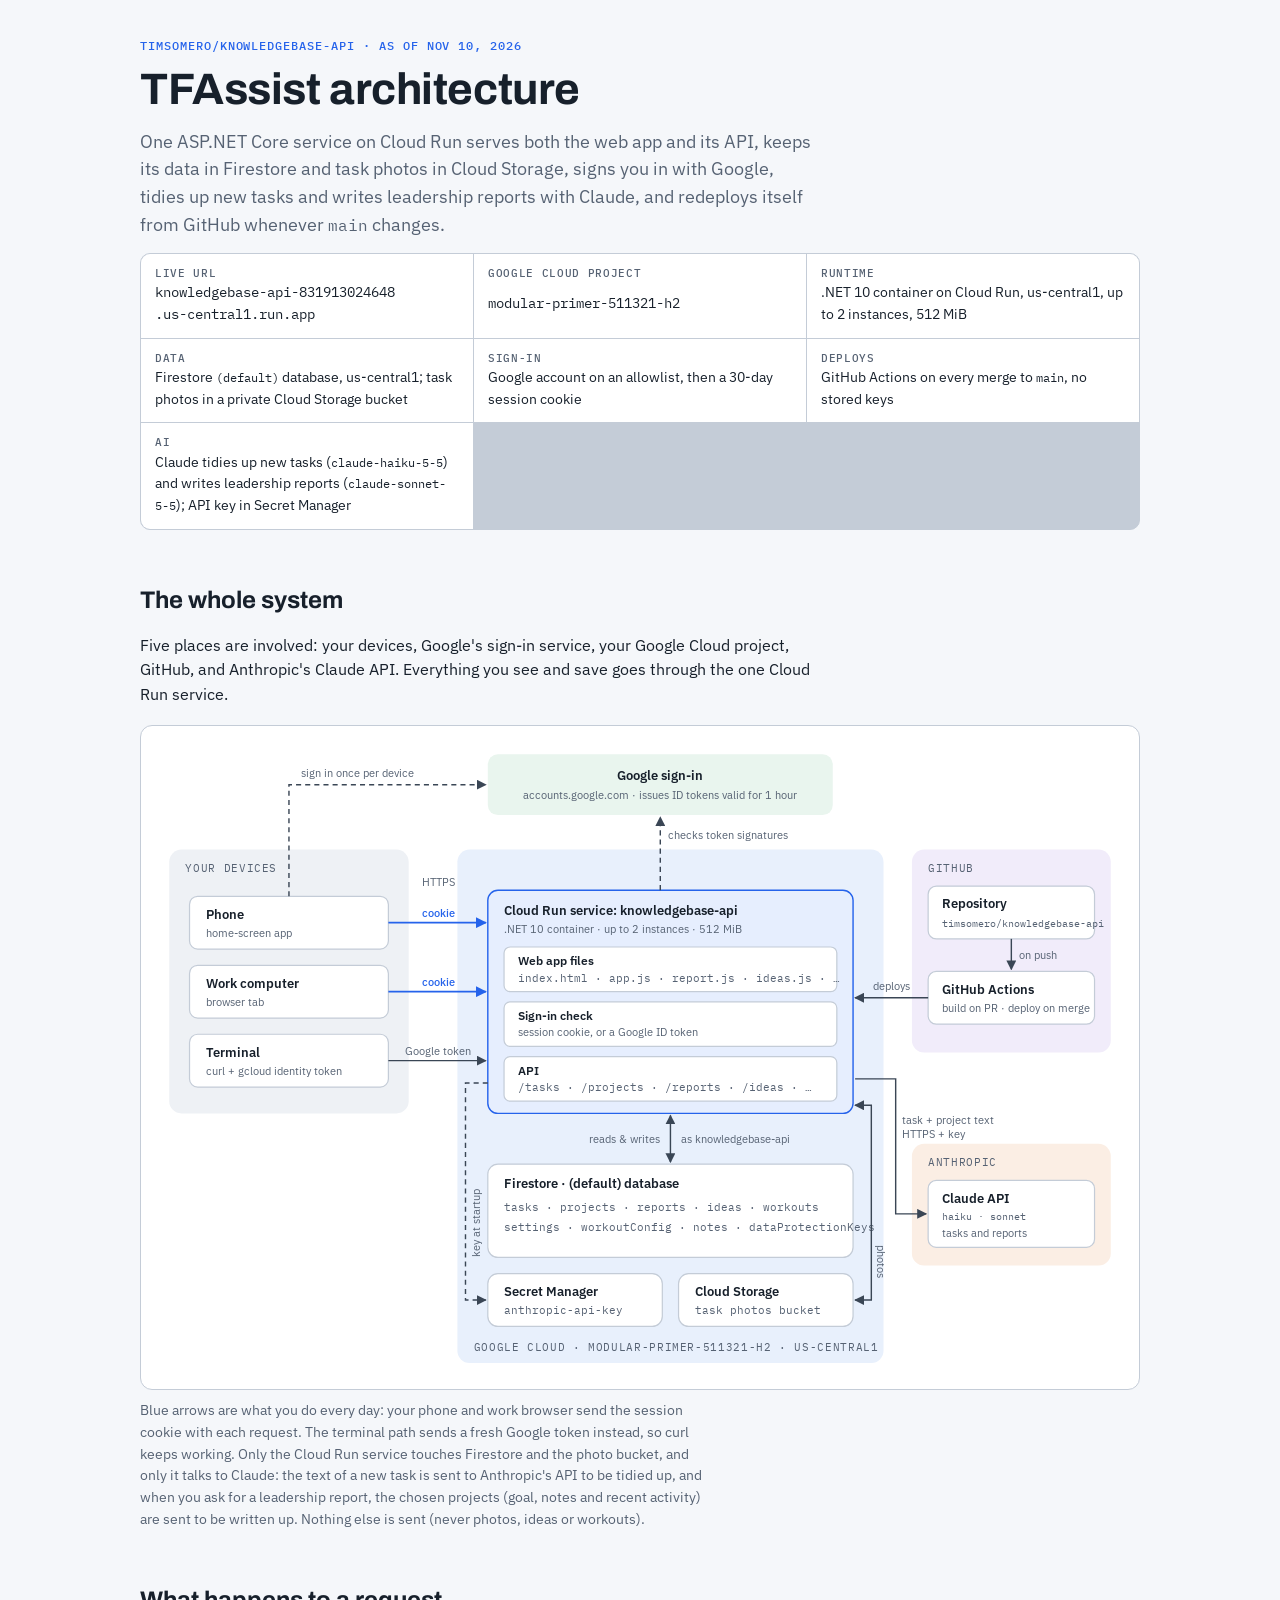
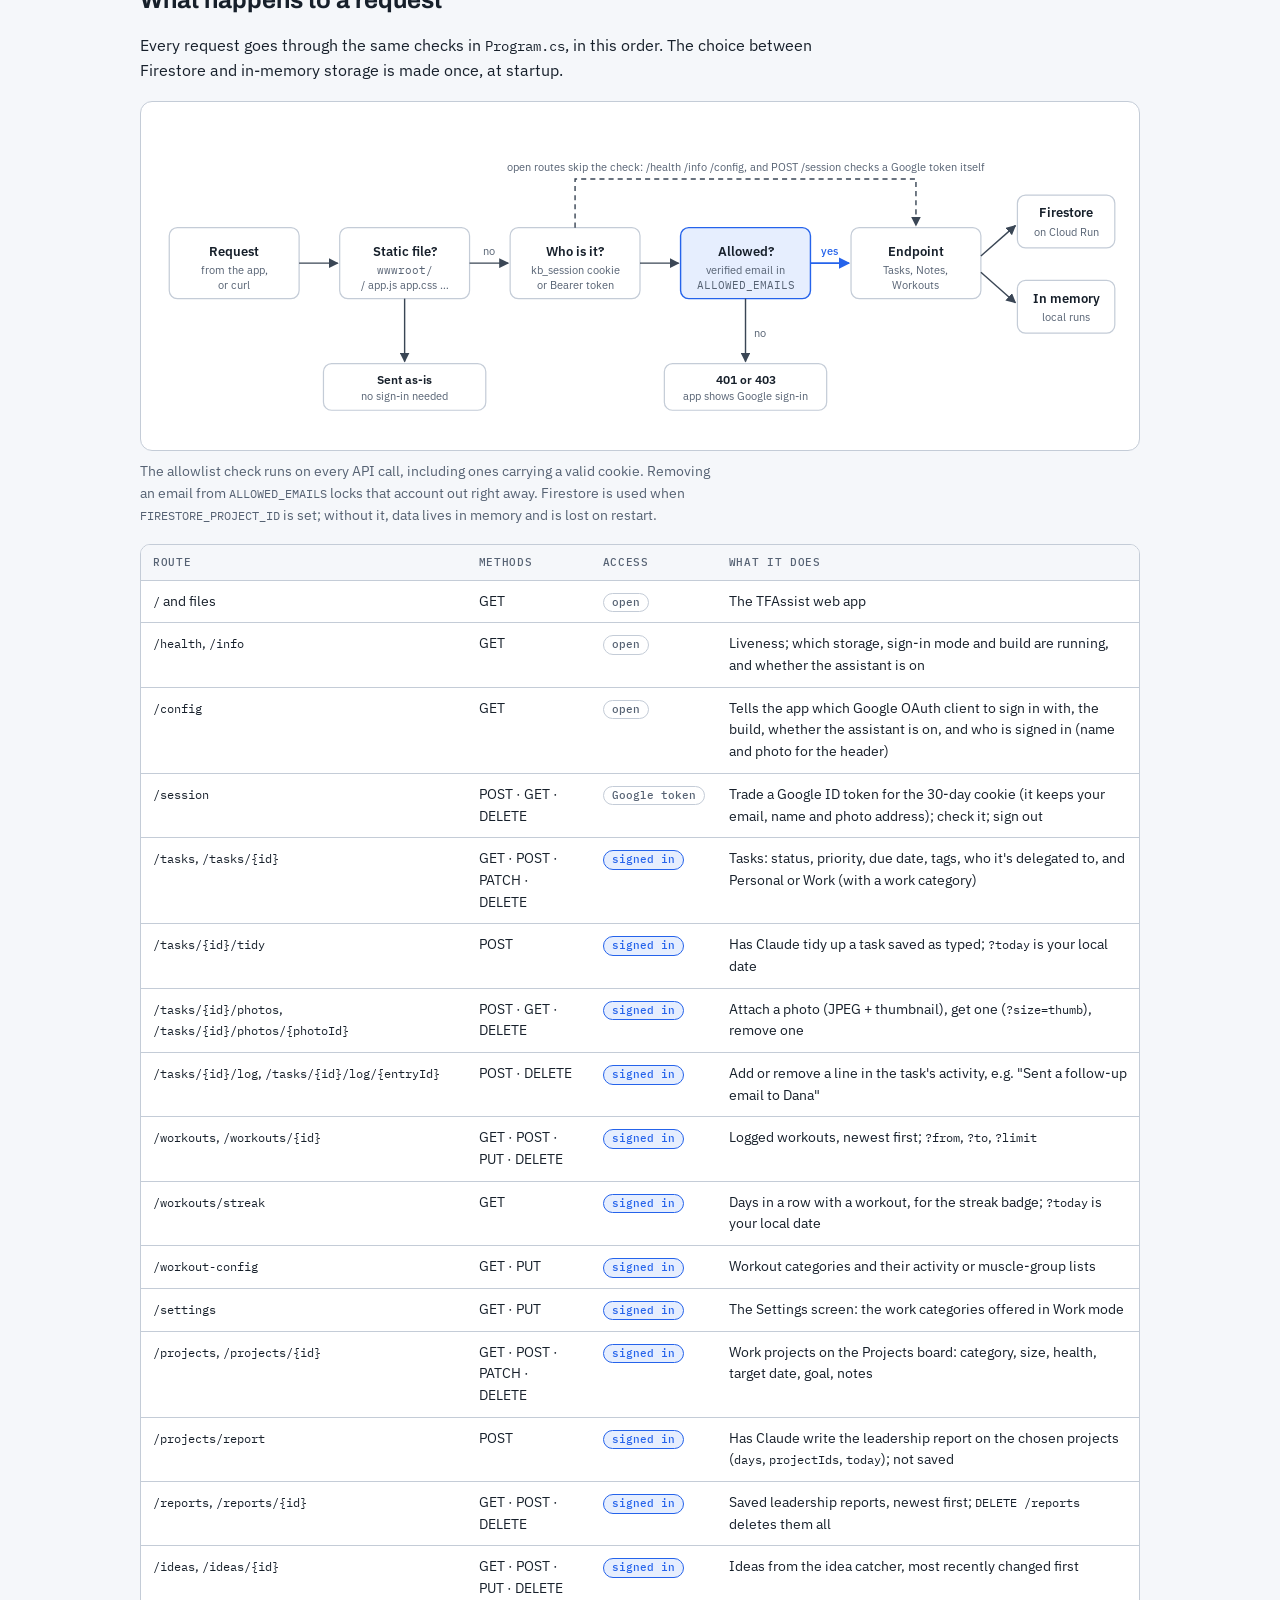
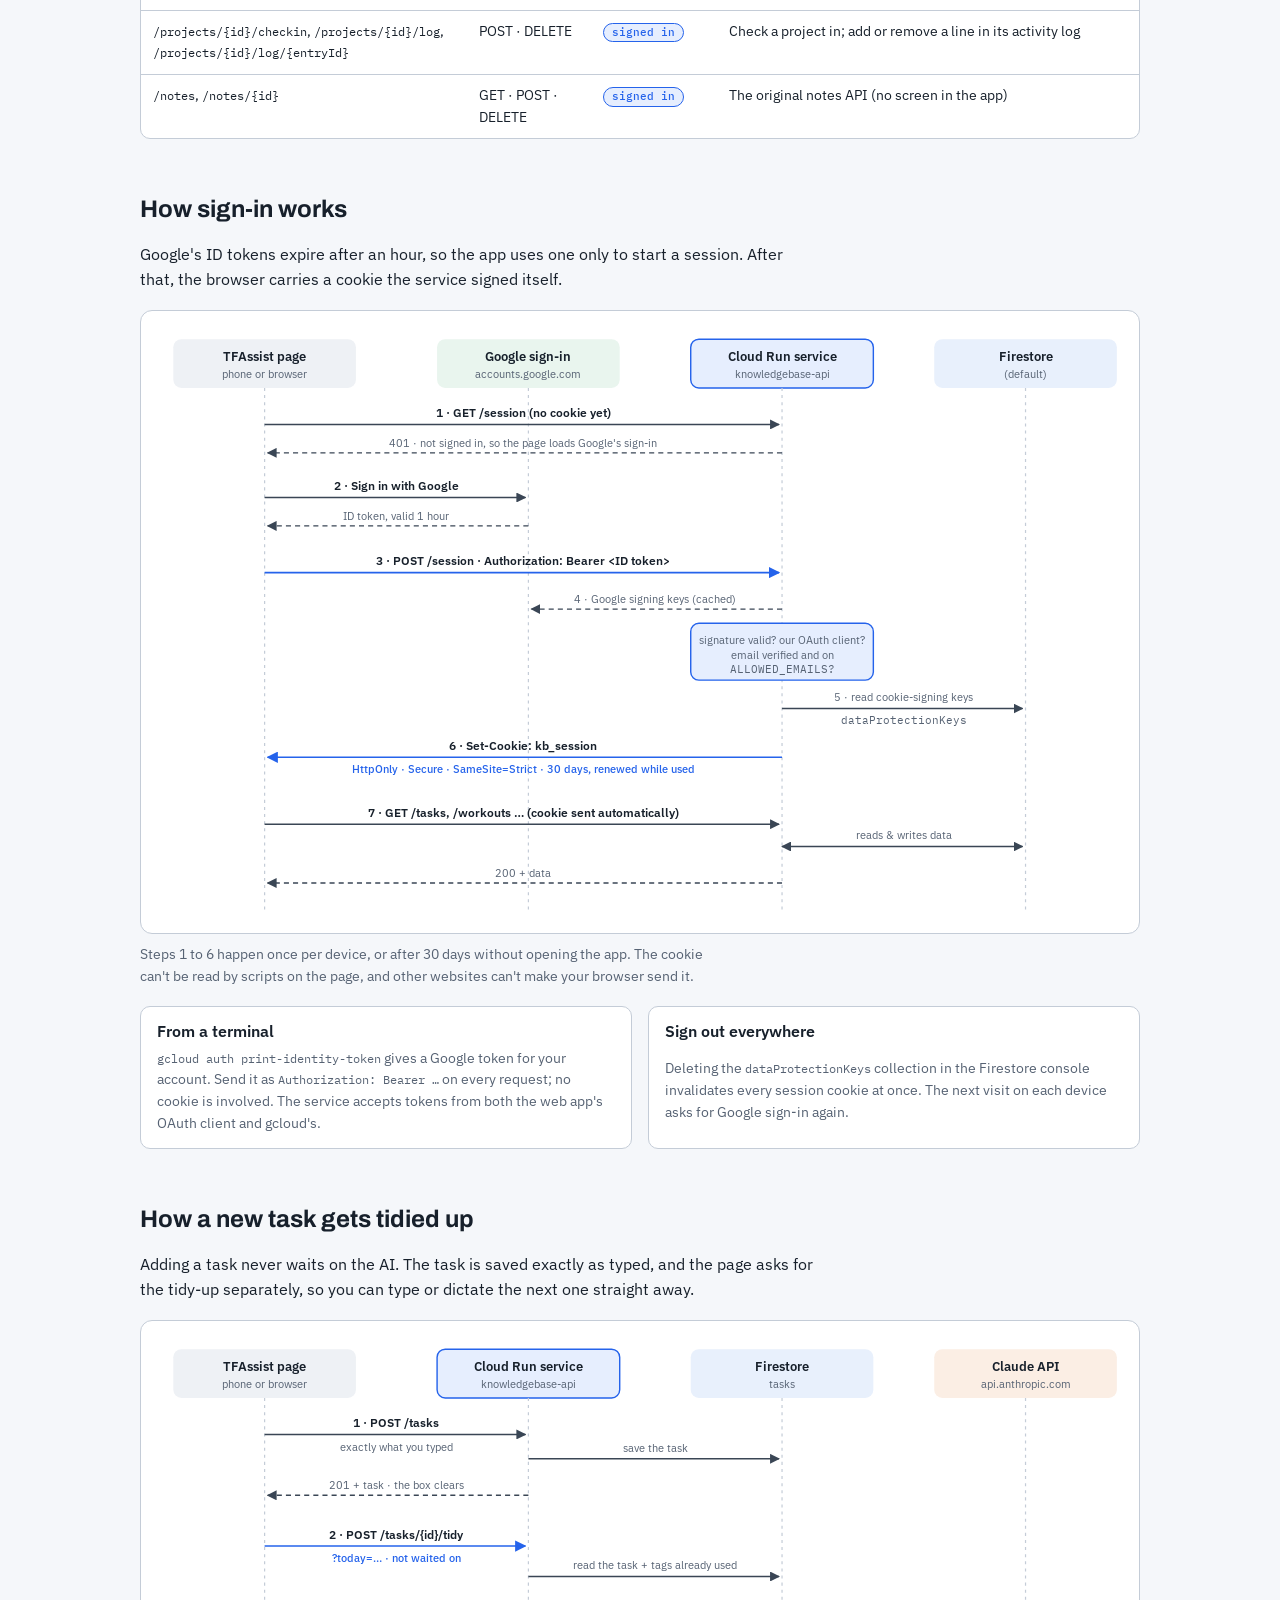
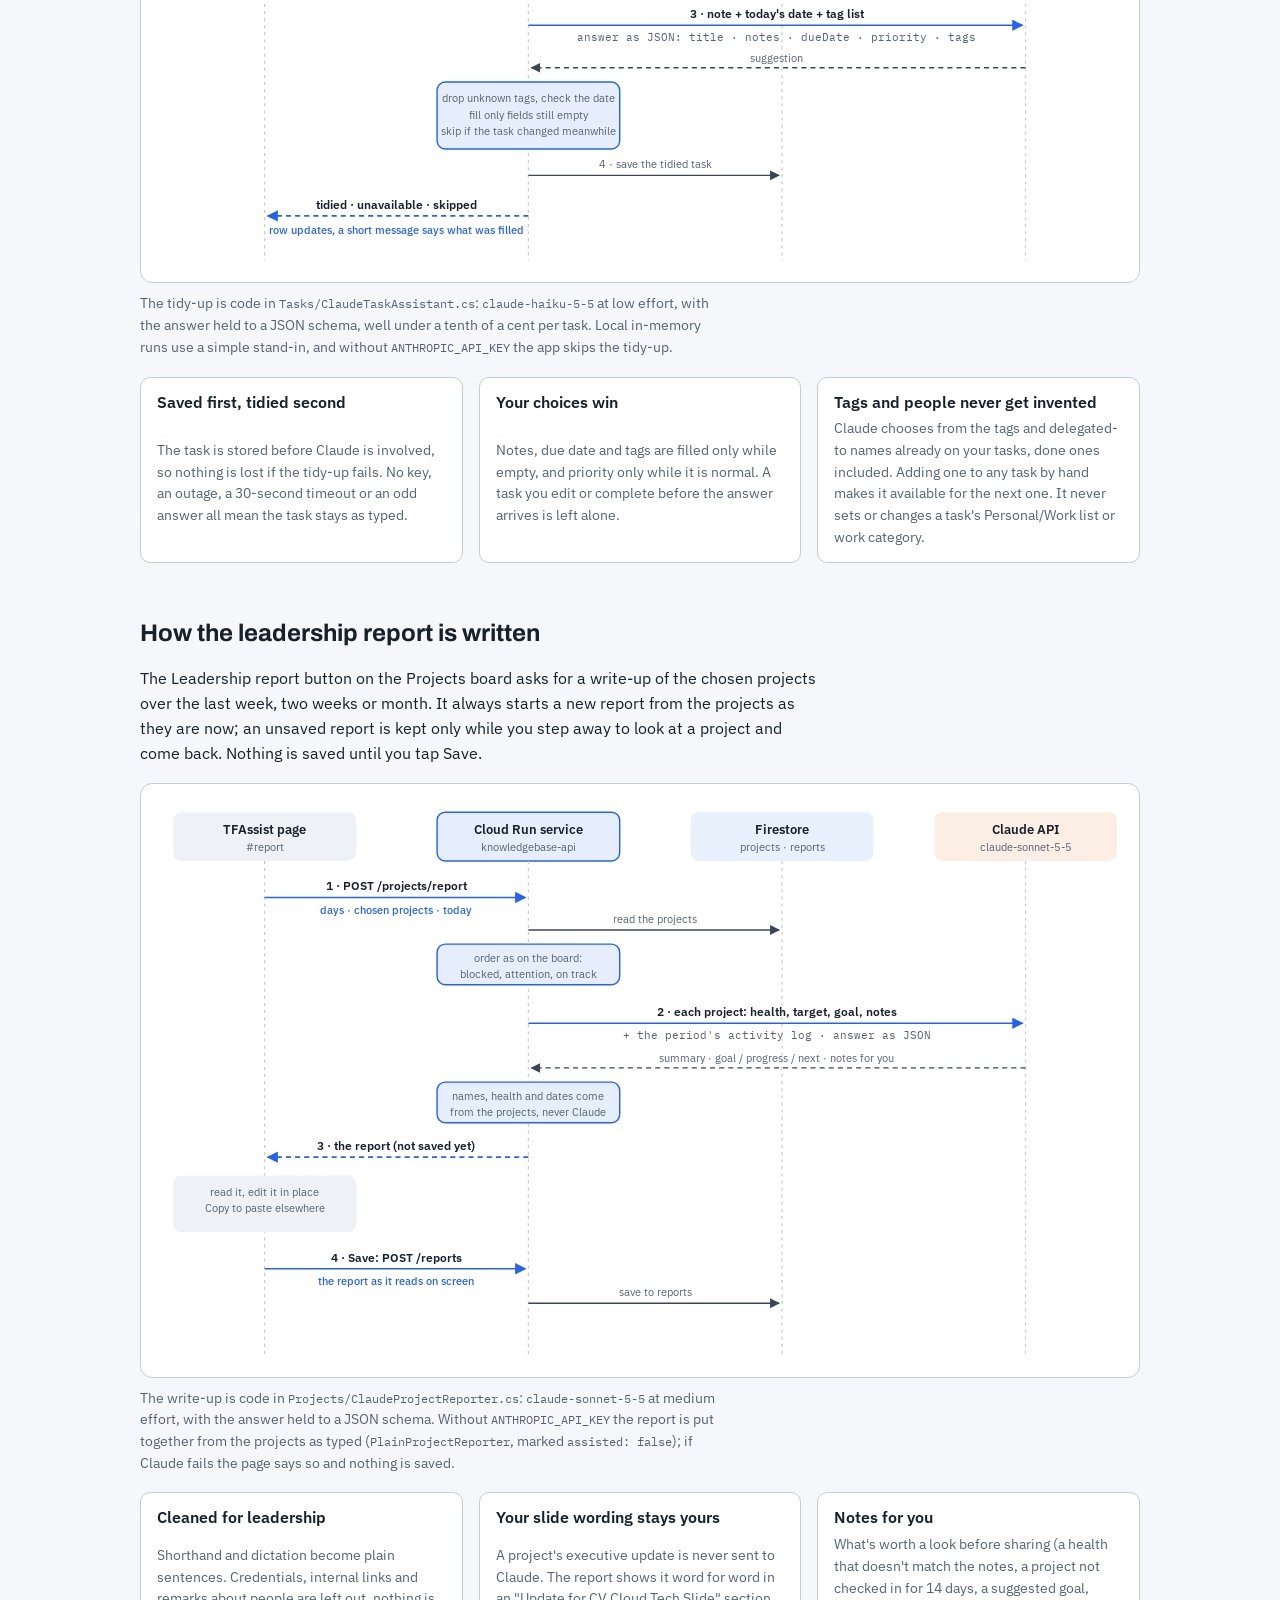
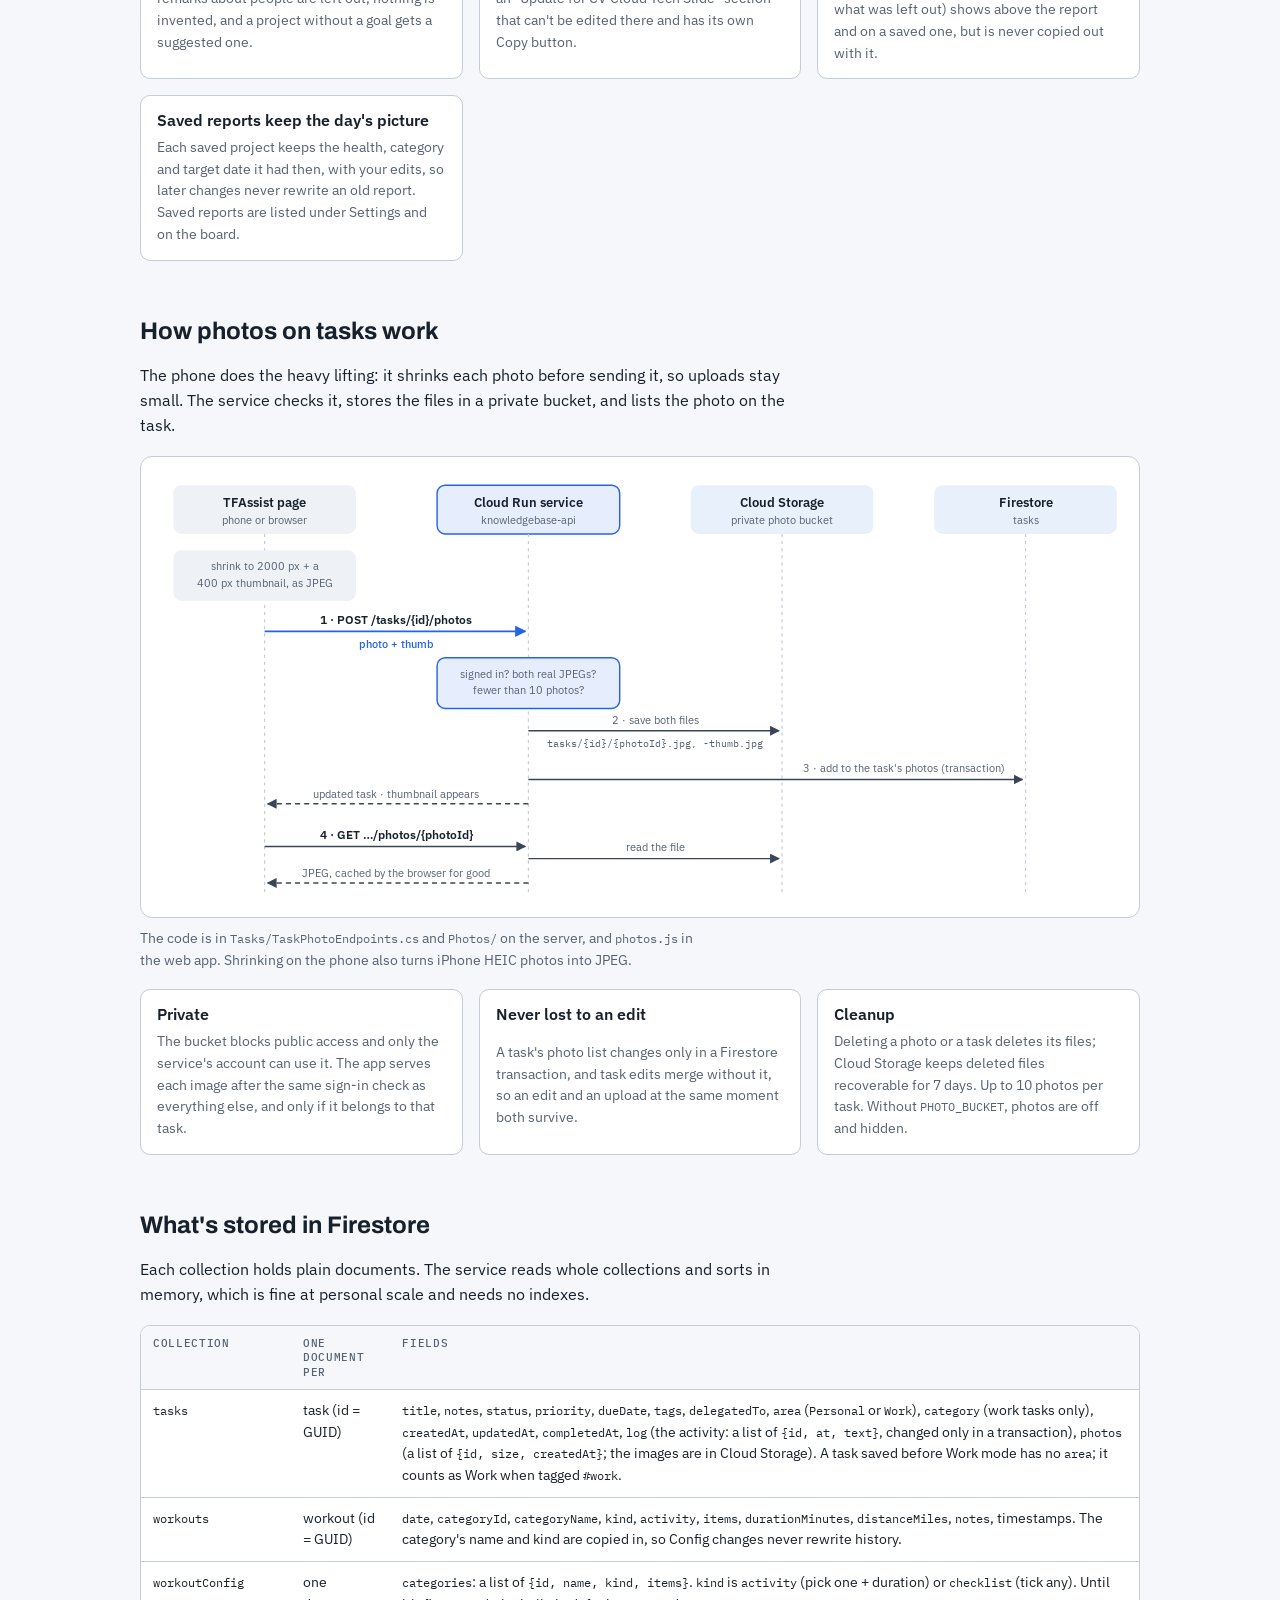
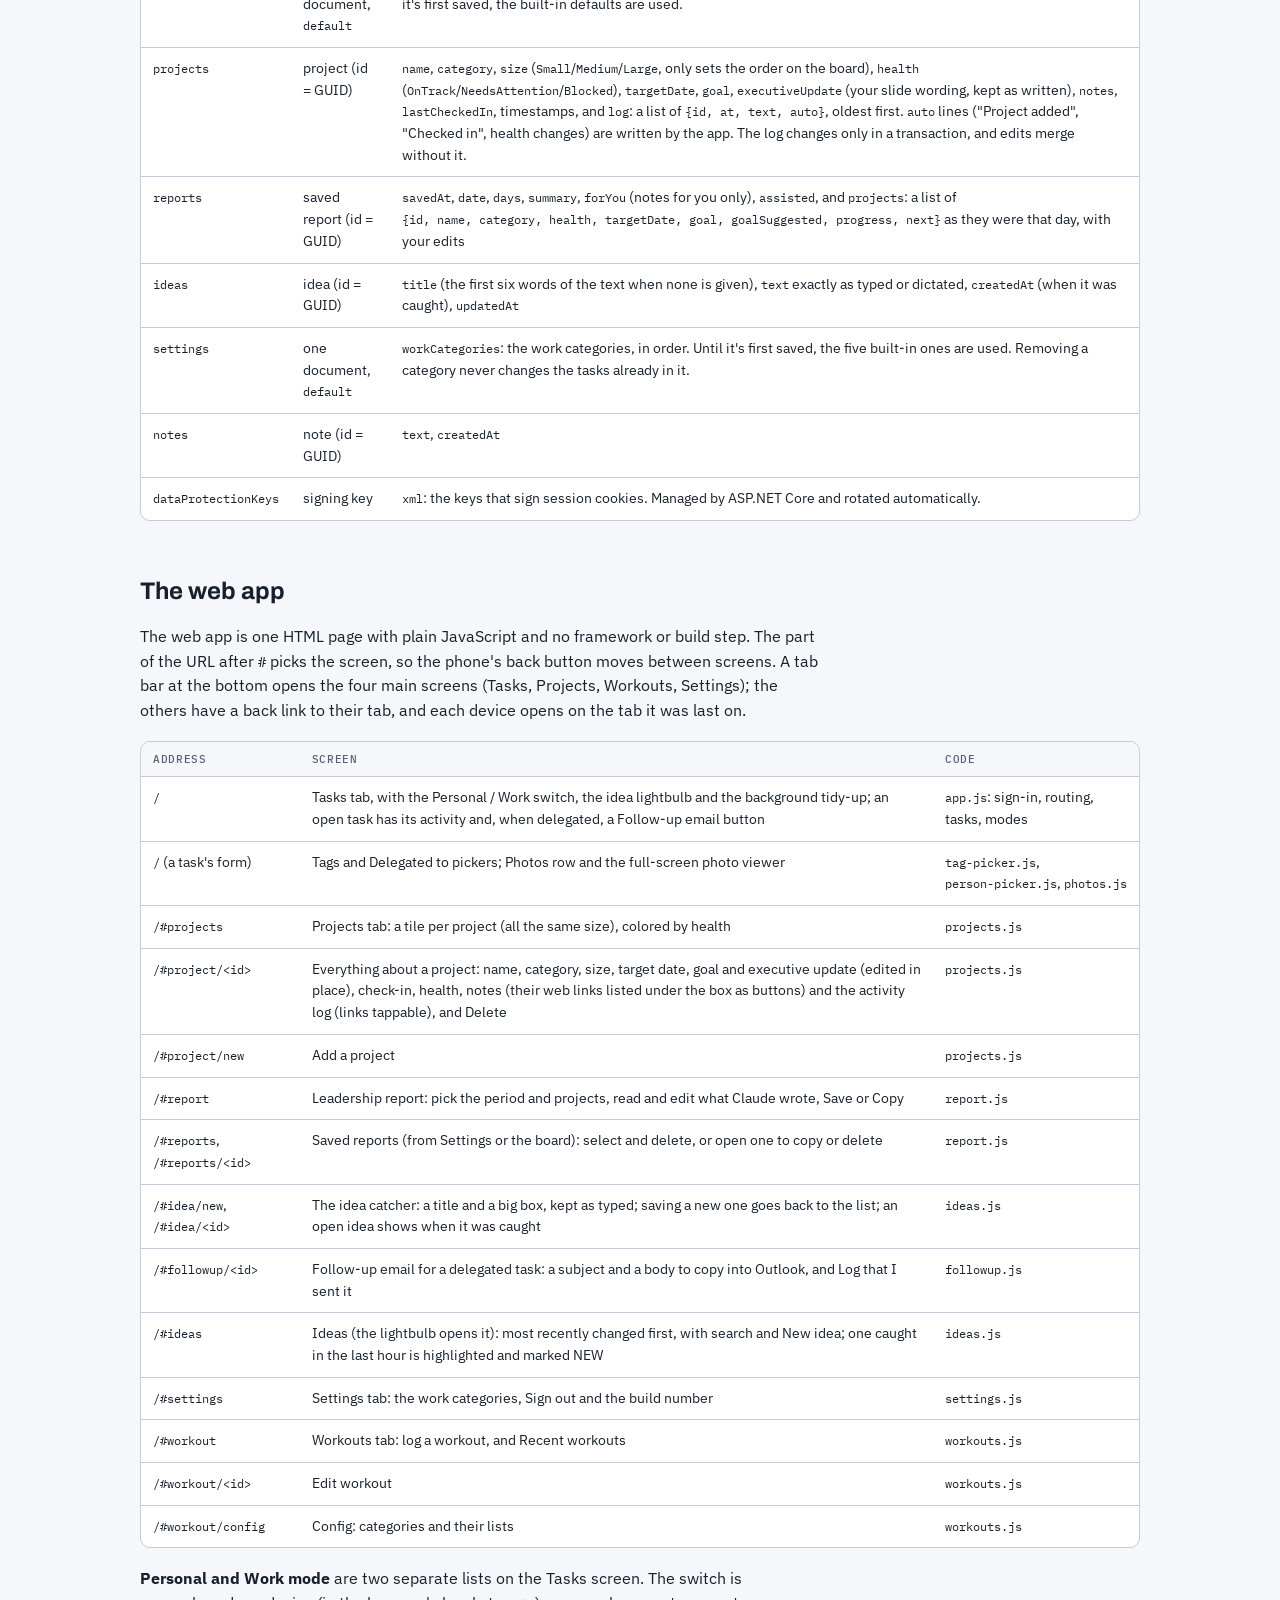
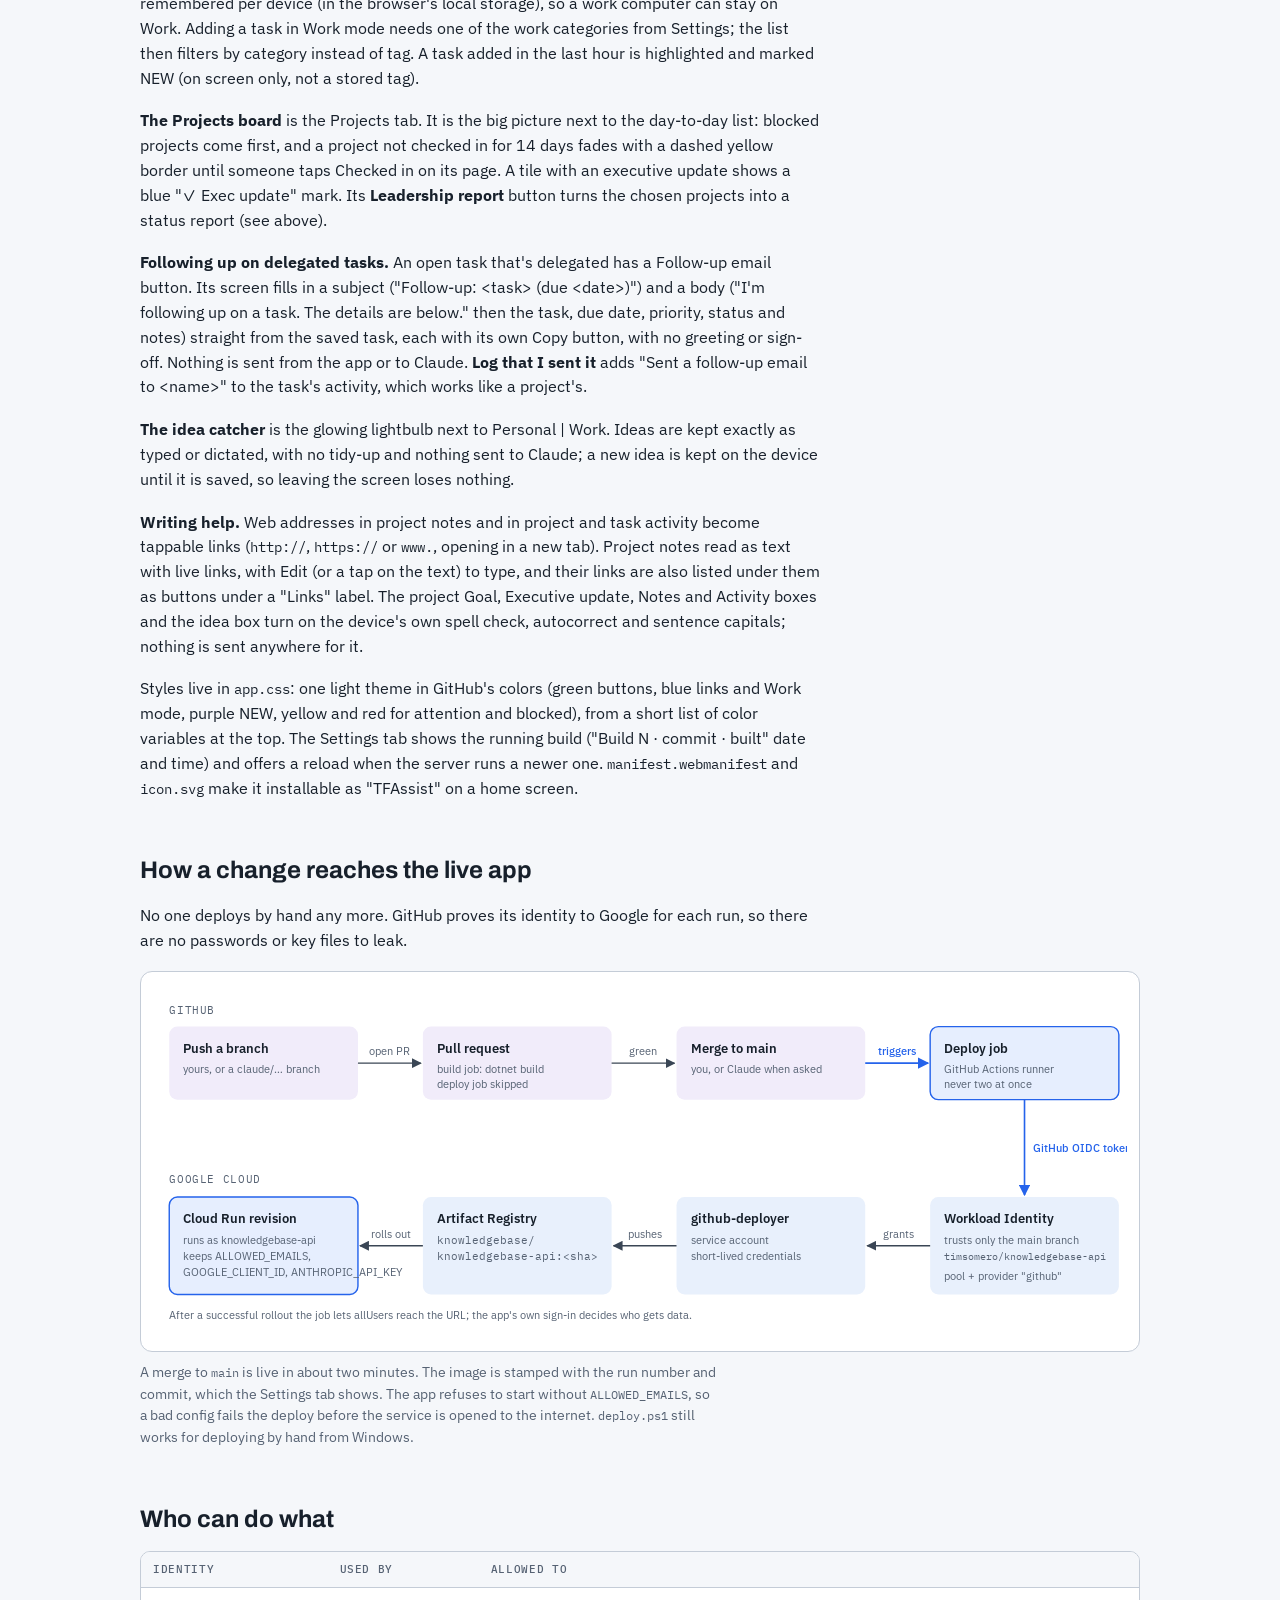
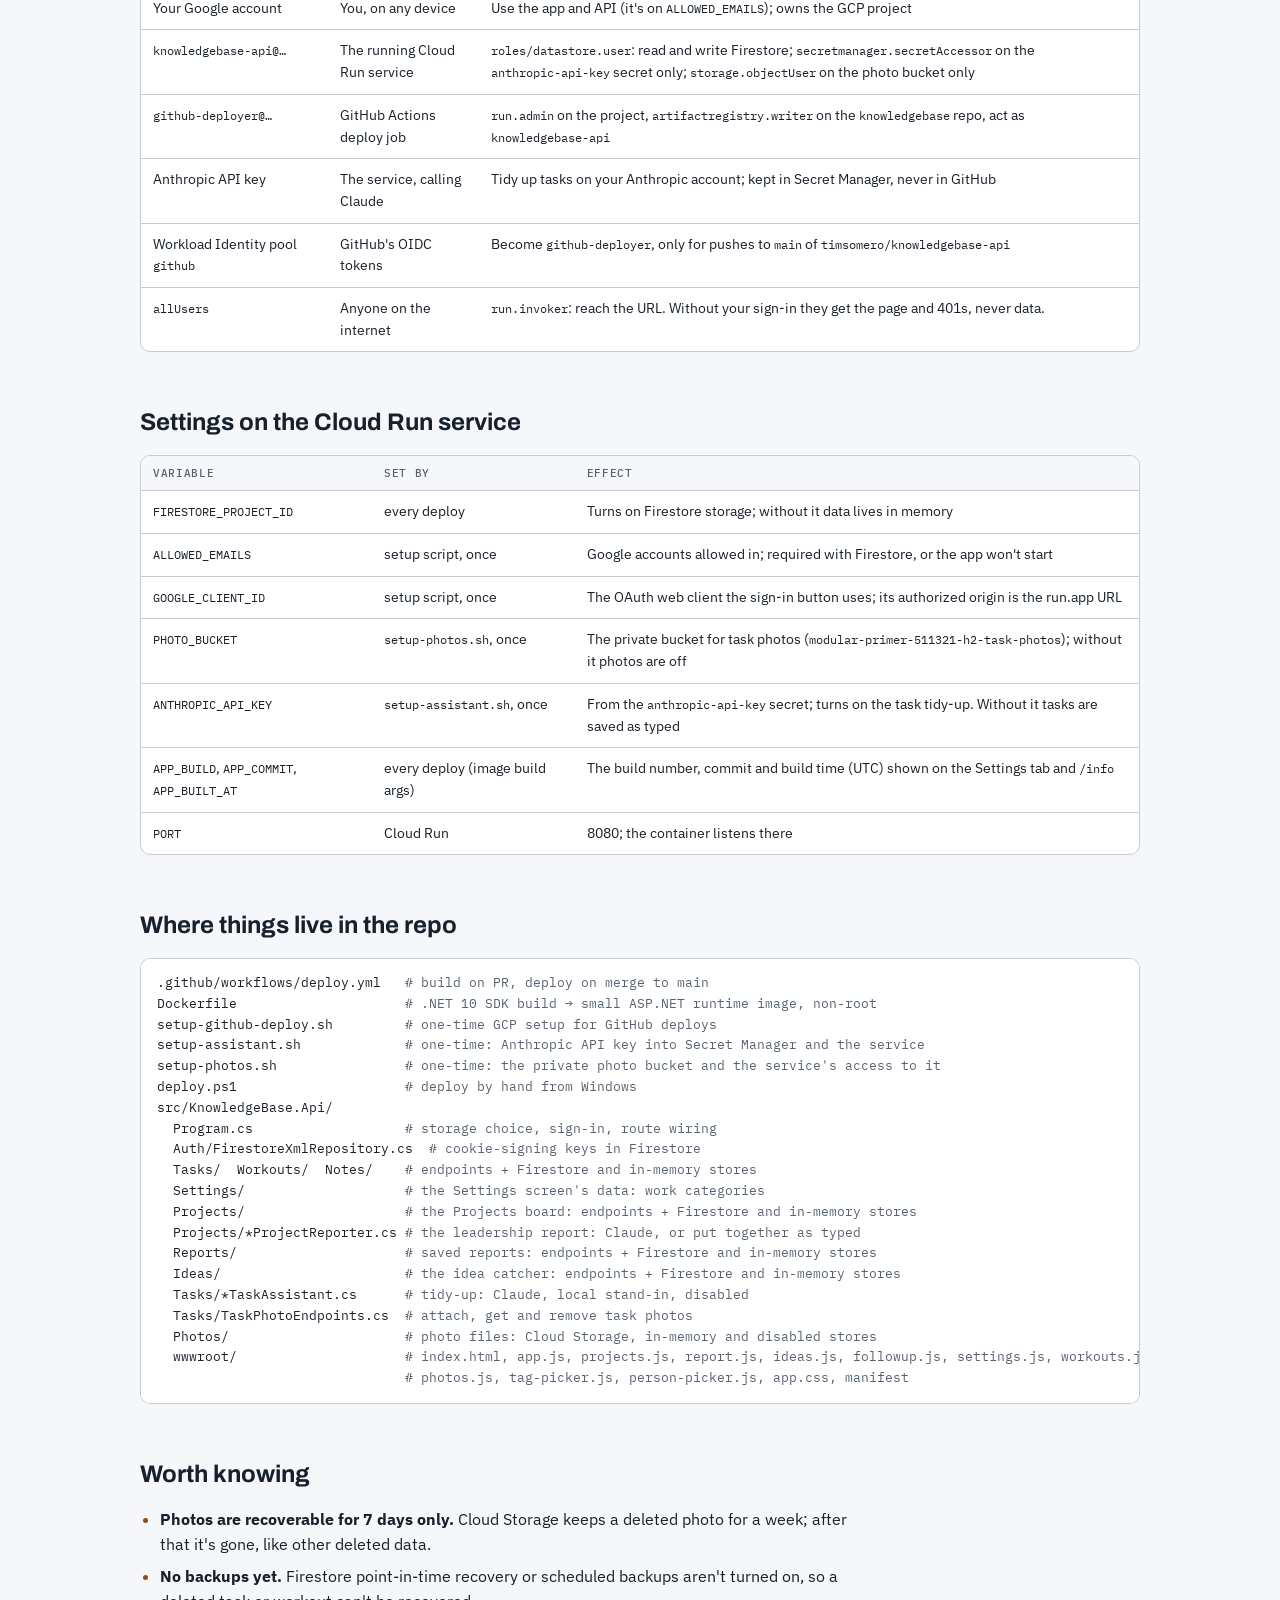
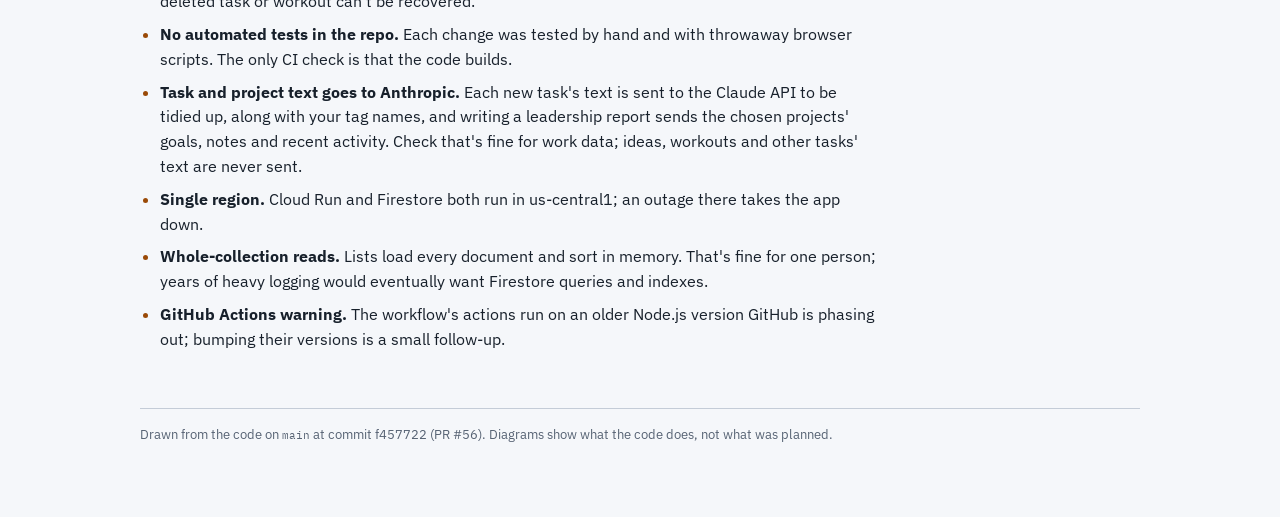
<file: docs/architecture.html>
<!doctype html>
<html lang="en">
<head>
<meta charset="utf-8">
<meta name="viewport" content="width=device-width, initial-scale=1">
<!-- Architecture overview of TFAssist. Open in a browser; docs/architecture.md has the same content for GitHub. -->
<title>TFAssist Architecture</title>
<link rel="preconnect" href="https://fonts.googleapis.com">
<link rel="preconnect" href="https://fonts.gstatic.com" crossorigin>
<link rel="stylesheet" href="https://fonts.googleapis.com/css2?family=Archivo:wght@600;700&family=IBM+Plex+Sans:wght@400;500;600&family=IBM+Plex+Mono:wght@400;500&display=swap">
<style>
/* Layout: a single reading column of numbered-free sections; each diagram sits in its own scroll box so phones never scroll sideways. */
:root {
  --bg: #f5f7fa;
  --panel: #ffffff;
  --fg: #17202b;
  --muted: #566273;
  --line: #c4ccd7;
  --ink: #3a4655;
  --accent: #2563eb;
  --accent-soft: #e6eefe;
  --z-dev: #eef1f5;
  --z-gcp: #e8f0fc;
  --z-google: #e9f5ee;
  --z-gh: #f1ecfa;
  --z-ai: #fbeee4;
  --warn: #9a4a07;
  --display: "Archivo", "Helvetica Neue", Arial, sans-serif;
  --sans: "IBM Plex Sans", system-ui, -apple-system, "Segoe UI", sans-serif;
  --mono: "IBM Plex Mono", ui-monospace, "SFMono-Regular", Menlo, monospace;
}
@media (prefers-color-scheme: dark) {
  :root:not([data-theme="light"]) {
    --bg: #0f141a; --panel: #161d26; --fg: #e3e8ef; --muted: #9ba7b6; --line: #334050; --ink: #b7c2d0;
    --accent: #7aa7ff; --accent-soft: #1b2a45; --z-dev: #19202a; --z-gcp: #142339; --z-google: #14271d; --z-gh: #211a30; --z-ai: #2b1d14;
    --warn: #f0a35e; color-scheme: dark;
  }
}
:root[data-theme="dark"] {
  --bg: #0f141a; --panel: #161d26; --fg: #e3e8ef; --muted: #9ba7b6; --line: #334050; --ink: #b7c2d0;
  --accent: #7aa7ff; --accent-soft: #1b2a45; --z-dev: #19202a; --z-gcp: #142339; --z-google: #14271d; --z-gh: #211a30; --z-ai: #2b1d14;
  --warn: #f0a35e; color-scheme: dark;
}

body {
  margin: 0;
  background: var(--bg);
  color: var(--fg);
  font: 16px/1.55 var(--sans);
  padding-left: max(16px, env(safe-area-inset-left, 0px));
  padding-right: max(16px, env(safe-area-inset-right, 0px));
}
.wrap { max-width: 1000px; margin: 0 auto; padding-block: 40px 72px; display: grid; gap: 56px; }
header { display: grid; gap: 14px; }
.eyebrow { font: 500 12px/1 var(--mono); letter-spacing: 0.08em; text-transform: uppercase; color: var(--accent); }
h1 { font: 700 clamp(30px, 6vw, 44px)/1.08 var(--display); margin: 0; text-wrap: balance; letter-spacing: -0.01em; }
h2 { font: 700 24px/1.2 var(--display); margin: 0; text-wrap: balance; }
h3 { font: 600 16px/1.3 var(--sans); margin: 0; }
p { margin: 0; max-width: 68ch; }
.lede { font-size: 18px; color: var(--muted); max-width: 62ch; }
section { display: grid; gap: 18px; min-width: 0; }
code, .mono { font-family: var(--mono); font-size: 0.88em; }
a { color: var(--accent); }

.facts { display: grid; grid-template-columns: repeat(auto-fit, minmax(280px, 1fr)); gap: 1px; background: var(--line); border: 1px solid var(--line); border-radius: 10px; overflow: hidden; margin: 0; }
.facts div { background: var(--panel); padding: 12px 14px; display: grid; gap: 2px; min-width: 0; }
.facts dt { font: 500 11px/1.3 var(--mono); letter-spacing: 0.06em; text-transform: uppercase; color: var(--muted); }
.facts dd { margin: 0; font-size: 14px; overflow-wrap: anywhere; }

figure { margin: 0; display: grid; gap: 10px; min-width: 0; }
.scroll { overflow-x: auto; background: var(--panel); border: 1px solid var(--line); border-radius: 12px; padding: 12px; }
.scroll svg { display: block; width: 100%; min-width: 780px; height: auto; color: var(--ink); }
figcaption { font-size: 14px; color: var(--muted); max-width: 72ch; }
.hint { font-size: 12px; color: var(--muted); }
@media (min-width: 820px) { .hint { display: none; } }

/* diagram vocabulary */
.dg text { fill: var(--fg); font-family: var(--sans); }
.dg .t { font-size: 13px; font-weight: 600; }
.dg .s { font-size: 11px; fill: var(--muted); }
.dg .m { font-size: 11px; font-family: var(--mono); fill: var(--muted); }
.dg .lbl { font-size: 11px; fill: var(--muted); }
.dg .lbl-a { font-size: 11px; fill: var(--accent); font-weight: 500; }
.dg .zl { font-size: 10.5px; font-family: var(--mono); letter-spacing: 0.06em; fill: var(--muted); }
.dg .box { fill: var(--panel); stroke: var(--line); stroke-width: 1.2; }
.dg .box-a { fill: var(--accent-soft); stroke: var(--accent); stroke-width: 1.4; }
.dg .z-dev { fill: var(--z-dev); }
.dg .z-gcp { fill: var(--z-gcp); }
.dg .z-google { fill: var(--z-google); }
.dg .z-gh { fill: var(--z-gh); }
.dg .z-ai { fill: var(--z-ai); }
.dg .ln { fill: none; stroke: currentColor; stroke-width: 1.4; }
.dg .ln-a { fill: none; stroke: var(--accent); stroke-width: 1.6; }
.dg .dash { stroke-dasharray: 5 4; }
.dg .life { stroke: var(--line); stroke-width: 1.2; stroke-dasharray: 3 4; }
.dg .head-a { fill: var(--accent); }
.dg .head { fill: currentColor; }

table { border-collapse: collapse; width: 100%; font-size: 14px; min-width: 560px; }
.tbl { overflow-x: auto; border: 1px solid var(--line); border-radius: 10px; background: var(--panel); }
th, td { text-align: left; vertical-align: top; padding: 10px 12px; border-bottom: 1px solid var(--line); }
tr:last-child td { border-bottom: 0; }
th { font: 500 11px/1.3 var(--mono); letter-spacing: 0.06em; text-transform: uppercase; color: var(--muted); background: var(--bg); }
td code { white-space: nowrap; }
.pill { display: inline-block; font: 500 11px/1.6 var(--mono); padding: 0 8px; border-radius: 999px; border: 1px solid var(--line); color: var(--muted); white-space: nowrap; }
.pill.lock { border-color: var(--accent); color: var(--accent); background: var(--accent-soft); }

.two { display: grid; grid-template-columns: repeat(auto-fit, minmax(280px, 1fr)); gap: 16px; }
.note { background: var(--panel); border: 1px solid var(--line); border-radius: 10px; padding: 14px 16px; display: grid; gap: 6px; min-width: 0; }
.note p { font-size: 14px; color: var(--muted); }
pre { margin: 0; overflow-x: auto; background: var(--panel); border: 1px solid var(--line); border-radius: 10px; padding: 14px 16px; font: 13px/1.6 var(--mono); }
pre .c { color: var(--muted); }
ul.gaps { margin: 0; padding-left: 20px; display: grid; gap: 8px; max-width: 72ch; }
ul.gaps li::marker { color: var(--warn); }
footer { font-size: 13px; color: var(--muted); border-top: 1px solid var(--line); padding-top: 16px; }
</style>
</head>
<body>

<div class="wrap">
  <header>
    <span class="eyebrow">timsomero/knowledgebase-api · as of Nov 10, 2026</span>
    <h1>TFAssist architecture</h1>
    <p class="lede">One ASP.NET Core service on Cloud Run serves both the web app and its API, keeps its data in Firestore and task photos in Cloud Storage, signs you in with Google, tidies up new tasks and writes leadership reports with Claude, and redeploys itself from GitHub whenever <code>main</code> changes.</p>
    <dl class="facts">
      <div><dt>Live URL</dt><dd class="mono">knowledgebase-api-831913024648<br>.us-central1.run.app</dd></div>
      <div><dt>Google Cloud project</dt><dd class="mono">modular-primer-511321-h2</dd></div>
      <div><dt>Runtime</dt><dd>.NET 10 container on Cloud Run, us-central1, up to 2 instances, 512 MiB</dd></div>
      <div><dt>Data</dt><dd>Firestore <span class="mono">(default)</span> database, us-central1; task photos in a private Cloud Storage bucket</dd></div>
      <div><dt>Sign-in</dt><dd>Google account on an allowlist, then a 30-day session cookie</dd></div>
      <div><dt>Deploys</dt><dd>GitHub Actions on every merge to <code>main</code>, no stored keys</dd></div>
      <div><dt>AI</dt><dd>Claude tidies up new tasks (<span class="mono">claude-haiku-5-5</span>) and writes leadership reports (<span class="mono">claude-sonnet-5-5</span>); API key in Secret Manager</dd></div>
    </dl>
  </header>

  <section id="overview">
    <h2>The whole system</h2>
    <p>Five places are involved: your devices, Google's sign-in service, your Google Cloud project, GitHub, and Anthropic's Claude API. Everything you see and save goes through the one Cloud Run service.</p>
    <figure>
      <div class="scroll">
        <svg class="dg" viewBox="0 0 960 630" role="img" aria-label="Your phone, work computer and terminal call the Cloud Run service over HTTPS. The service holds the web app files, the sign-in check and the API, and reads and writes Firestore as the knowledgebase-api service account. It gets its Anthropic API key from Secret Manager at startup, keeps task photos in a private Cloud Storage bucket, and sends new tasks to the Claude API to be tidied up. Devices sign in with Google once; the service checks Google token signatures. GitHub Actions deploys new versions to Cloud Run.">
          <defs>
            <marker id="o-h" viewBox="0 0 10 10" refX="9" refY="5" markerWidth="7" markerHeight="7" orient="auto-start-reverse"><path class="head" d="M0 0L10 5L0 10z"/></marker>
            <marker id="o-ha" viewBox="0 0 10 10" refX="9" refY="5" markerWidth="7" markerHeight="7" orient="auto-start-reverse"><path class="head-a" d="M0 0L10 5L0 10z"/></marker>
          </defs>

          <!-- Google sign-in -->
          <rect class="z-google" x="330" y="16" width="340" height="60" rx="10"/>
          <text class="t" x="500" y="41" text-anchor="middle">Google sign-in</text>
          <text class="s" x="500" y="60" text-anchor="middle">accounts.google.com · issues ID tokens valid for 1 hour</text>

          <!-- Devices -->
          <rect class="z-dev" x="16" y="110" width="236" height="260" rx="12"/>
          <text class="zl" x="32" y="132">YOUR DEVICES</text>
          <rect class="box" x="36" y="156" width="196" height="52" rx="8"/>
          <text class="t" x="52" y="178">Phone</text>
          <text class="s" x="52" y="196">home-screen app</text>
          <rect class="box" x="36" y="224" width="196" height="52" rx="8"/>
          <text class="t" x="52" y="246">Work computer</text>
          <text class="s" x="52" y="264">browser tab</text>
          <rect class="box" x="36" y="292" width="196" height="52" rx="8"/>
          <text class="t" x="52" y="314">Terminal</text>
          <text class="s" x="52" y="332">curl + gcloud identity token</text>

          <!-- Google Cloud -->
          <rect class="z-gcp" x="300" y="110" width="420" height="506" rx="12"/>
          <text class="zl" x="316" y="604">GOOGLE CLOUD · MODULAR-PRIMER-511321-H2 · US-CENTRAL1</text>
          <rect class="box-a" x="330" y="150" width="360" height="220" rx="10"/>
          <text class="t" x="346" y="174">Cloud Run service: knowledgebase-api</text>
          <text class="s" x="346" y="192">.NET 10 container · up to 2 instances · 512 MiB</text>
          <rect class="box" x="346" y="206" width="328" height="44" rx="6"/>
          <text class="t" x="360" y="224" style="font-size:12px">Web app files</text>
          <text class="m" x="360" y="240">index.html · app.js · report.js · ideas.js · …</text>
          <rect class="box" x="346" y="260" width="328" height="44" rx="6"/>
          <text class="t" x="360" y="278" style="font-size:12px">Sign-in check</text>
          <text class="s" x="360" y="294">session cookie, or a Google ID token</text>
          <rect class="box" x="346" y="314" width="328" height="44" rx="6"/>
          <text class="t" x="360" y="332" style="font-size:12px">API</text>
          <text class="m" x="360" y="348">/tasks · /projects · /reports · /ideas · …</text>

          <rect class="box" x="330" y="420" width="360" height="92" rx="10"/>
          <text class="t" x="346" y="444">Firestore · (default) database</text>
          <text class="m" x="346" y="466">tasks · projects · reports · ideas · workouts</text>
          <text class="m" x="346" y="486">settings · workoutConfig · notes · dataProtectionKeys</text>

          <rect class="box" x="330" y="528" width="172" height="52" rx="10"/>
          <text class="t" x="346" y="550">Secret Manager</text>
          <text class="m" x="346" y="568">anthropic-api-key</text>
          <rect class="box" x="518" y="528" width="172" height="52" rx="10"/>
          <text class="t" x="534" y="550">Cloud Storage</text>
          <text class="m" x="534" y="568">task photos bucket</text>

          <!-- Anthropic -->
          <rect class="z-ai" x="748" y="400" width="196" height="120" rx="12"/>
          <text class="zl" x="764" y="422">ANTHROPIC</text>
          <rect class="box" x="764" y="436" width="164" height="66" rx="8"/>
          <text class="t" x="778" y="458">Claude API</text>
          <text class="m" x="778" y="475" style="font-size:10px">haiku · sonnet</text>
          <text class="s" x="778" y="492">tasks and reports</text>

          <!-- GitHub -->
          <rect class="z-gh" x="748" y="110" width="196" height="200" rx="12"/>
          <text class="zl" x="764" y="132">GITHUB</text>
          <rect class="box" x="764" y="146" width="164" height="52" rx="8"/>
          <text class="t" x="778" y="168">Repository</text>
          <text class="m" x="778" y="186" style="font-size:10px">timsomero/knowledgebase-api</text>
          <rect class="box" x="764" y="230" width="164" height="52" rx="8"/>
          <text class="t" x="778" y="252">GitHub Actions</text>
          <text class="s" x="778" y="270">build on PR · deploy on merge</text>

          <!-- arrows: devices to service -->
          <text class="lbl" x="281" y="146" text-anchor="middle">HTTPS</text>
          <line class="ln-a" x1="232" y1="182" x2="328" y2="182" marker-end="url(#o-ha)"/>
          <text class="lbl-a" x="281" y="176" text-anchor="middle">cookie</text>
          <line class="ln-a" x1="232" y1="250" x2="328" y2="250" marker-end="url(#o-ha)"/>
          <text class="lbl-a" x="281" y="244" text-anchor="middle">cookie</text>
          <line class="ln" x1="232" y1="318" x2="328" y2="318" marker-end="url(#o-h)"/>
          <text class="lbl" x="281" y="312" text-anchor="middle">Google token</text>

          <!-- sign in with Google -->
          <path class="ln dash" d="M134 156 V46 H328" marker-end="url(#o-h)"/>
          <text class="lbl" x="146" y="38">sign in once per device</text>
          <!-- service checks signatures -->
          <line class="ln dash" x1="500" y1="150" x2="500" y2="78" marker-end="url(#o-h)"/>
          <text class="lbl" x="508" y="100">checks token signatures</text>

          <!-- service to Firestore -->
          <line class="ln" x1="510" y1="372" x2="510" y2="418" marker-start="url(#o-h)" marker-end="url(#o-h)"/>
          <text class="lbl" x="500" y="399" text-anchor="end">reads &amp; writes</text>
          <text class="lbl" x="520" y="399">as knowledgebase-api</text>

          <!-- service to Secret Manager and Claude -->
          <path class="ln dash" d="M330 340 H308 V554 H328" marker-end="url(#o-h)"/>
          <text class="lbl" x="322" y="512" transform="rotate(-90 322 512)">key at startup</text>
          <path class="ln" d="M692 336 H732 V469 H762" marker-end="url(#o-h)"/>
          <path class="ln" d="M692 362 H708 V554 H692" marker-start="url(#o-h)" marker-end="url(#o-h)"/>
          <text class="lbl" x="714" y="500" transform="rotate(90 714 500)">photos</text>
          <text class="lbl" x="738" y="380">task + project text</text>
          <text class="lbl" x="738" y="394">HTTPS + key</text>

          <!-- GitHub -->
          <line class="ln" x1="846" y1="198" x2="846" y2="228" marker-end="url(#o-h)"/>
          <text class="lbl" x="854" y="218">on push</text>
          <line class="ln" x1="764" y1="256" x2="692" y2="256" marker-end="url(#o-h)"/>
          <text class="lbl" x="728" y="248" text-anchor="middle">deploys</text>
        </svg>
      </div>
      <p class="hint">Swipe sideways to see the whole diagram.</p>
      <figcaption>Blue arrows are what you do every day: your phone and work browser send the session cookie with each request. The terminal path sends a fresh Google token instead, so curl keeps working. Only the Cloud Run service touches Firestore and the photo bucket, and only it talks to Claude: the text of a new task is sent to Anthropic's API to be tidied up, and when you ask for a leadership report, the chosen projects (goal, notes and recent activity) are sent to be written up. Nothing else is sent (never photos, ideas or workouts).</figcaption>
    </figure>
  </section>

  <section id="request">
    <h2>What happens to a request</h2>
    <p>Every request goes through the same checks in <code>Program.cs</code>, in this order. The choice between Firestore and in-memory storage is made once, at startup.</p>
    <figure>
      <div class="scroll">
        <svg class="dg" viewBox="0 0 960 320" role="img" aria-label="A request is first matched against the web app files, which are sent without sign-in. Otherwise the service works out who is calling from the session cookie or a bearer token, then checks the email is verified and on the allowlist, returning 401 or 403 if not. Allowed requests reach the endpoint, which uses a store backed by Firestore on Cloud Run or memory when run locally. Health, info, config and session routes skip the allowlist check.">
          <defs>
            <marker id="r-h" viewBox="0 0 10 10" refX="9" refY="5" markerWidth="7" markerHeight="7" orient="auto-start-reverse"><path class="head" d="M0 0L10 5L0 10z"/></marker>
            <marker id="r-ha" viewBox="0 0 10 10" refX="9" refY="5" markerWidth="7" markerHeight="7" orient="auto-start-reverse"><path class="head-a" d="M0 0L10 5L0 10z"/></marker>
          </defs>
          <rect class="box" x="16" y="112" width="128" height="70" rx="8"/>
          <text class="t" x="80" y="140" text-anchor="middle">Request</text>
          <text class="s" x="80" y="158" text-anchor="middle">from the app,</text>
          <text class="s" x="80" y="172" text-anchor="middle">or curl</text>

          <rect class="box" x="184" y="112" width="128" height="70" rx="8"/>
          <text class="t" x="248" y="140" text-anchor="middle">Static file?</text>
          <text class="m" x="248" y="158" text-anchor="middle">wwwroot/</text>
          <text class="s" x="248" y="172" text-anchor="middle">/ app.js app.css …</text>

          <rect class="box" x="352" y="112" width="128" height="70" rx="8"/>
          <text class="t" x="416" y="140" text-anchor="middle">Who is it?</text>
          <text class="s" x="416" y="158" text-anchor="middle">kb_session cookie</text>
          <text class="s" x="416" y="172" text-anchor="middle">or Bearer token</text>

          <rect class="box-a" x="520" y="112" width="128" height="70" rx="8"/>
          <text class="t" x="584" y="140" text-anchor="middle">Allowed?</text>
          <text class="s" x="584" y="158" text-anchor="middle">verified email in</text>
          <text class="m" x="584" y="172" text-anchor="middle">ALLOWED_EMAILS</text>

          <rect class="box" x="688" y="112" width="128" height="70" rx="8"/>
          <text class="t" x="752" y="140" text-anchor="middle">Endpoint</text>
          <text class="s" x="752" y="158" text-anchor="middle">Tasks, Notes,</text>
          <text class="s" x="752" y="172" text-anchor="middle">Workouts</text>

          <rect class="box" x="852" y="80" width="96" height="52" rx="8"/>
          <text class="t" x="900" y="102" text-anchor="middle">Firestore</text>
          <text class="s" x="900" y="120" text-anchor="middle">on Cloud Run</text>
          <rect class="box" x="852" y="164" width="96" height="52" rx="8"/>
          <text class="t" x="900" y="186" text-anchor="middle">In memory</text>
          <text class="s" x="900" y="204" text-anchor="middle">local runs</text>

          <line class="ln" x1="144" y1="147" x2="182" y2="147" marker-end="url(#r-h)"/>
          <line class="ln" x1="312" y1="147" x2="350" y2="147" marker-end="url(#r-h)"/>
          <text class="lbl" x="331" y="139" text-anchor="middle">no</text>
          <line class="ln" x1="480" y1="147" x2="518" y2="147" marker-end="url(#r-h)"/>
          <line class="ln-a" x1="648" y1="147" x2="686" y2="147" marker-end="url(#r-ha)"/>
          <text class="lbl-a" x="667" y="139" text-anchor="middle">yes</text>
          <line class="ln" x1="816" y1="140" x2="850" y2="110" marker-end="url(#r-h)"/>
          <line class="ln" x1="816" y1="156" x2="850" y2="186" marker-end="url(#r-h)"/>

          <!-- branches down -->
          <line class="ln" x1="248" y1="182" x2="248" y2="244" marker-end="url(#r-h)"/>
          <rect class="box" x="168" y="246" width="160" height="46" rx="8"/>
          <text class="t" x="248" y="266" text-anchor="middle" style="font-size:12px">Sent as-is</text>
          <text class="s" x="248" y="282" text-anchor="middle">no sign-in needed</text>

          <line class="ln" x1="584" y1="182" x2="584" y2="244" marker-end="url(#r-h)"/>
          <text class="lbl" x="592" y="220">no</text>
          <rect class="box" x="504" y="246" width="160" height="46" rx="8"/>
          <text class="t" x="584" y="266" text-anchor="middle" style="font-size:12px">401 or 403</text>
          <text class="s" x="584" y="282" text-anchor="middle">app shows Google sign-in</text>

          <!-- open routes skip the allowlist -->
          <path class="ln dash" d="M416 112 V64 H752 V110" marker-end="url(#r-h)"/>
          <text class="lbl" x="584" y="56" text-anchor="middle">open routes skip the check: /health /info /config, and POST /session checks a Google token itself</text>
        </svg>
      </div>
      <p class="hint">Swipe sideways to see the whole diagram.</p>
      <figcaption>The allowlist check runs on every API call, including ones carrying a valid cookie. Removing an email from <code>ALLOWED_EMAILS</code> locks that account out right away. Firestore is used when <code>FIRESTORE_PROJECT_ID</code> is set; without it, data lives in memory and is lost on restart.</figcaption>
    </figure>

    <div class="tbl">
      <table>
        <thead><tr><th>Route</th><th>Methods</th><th>Access</th><th>What it does</th></tr></thead>
        <tbody>
          <tr><td><code>/</code> and files</td><td>GET</td><td><span class="pill">open</span></td><td>The TFAssist web app</td></tr>
          <tr><td><code>/health</code>, <code>/info</code></td><td>GET</td><td><span class="pill">open</span></td><td>Liveness; which storage, sign-in mode and build are running, and whether the assistant is on</td></tr>
          <tr><td><code>/config</code></td><td>GET</td><td><span class="pill">open</span></td><td>Tells the app which Google OAuth client to sign in with, the build, whether the assistant is on, and who is signed in (name and photo for the header)</td></tr>
          <tr><td><code>/session</code></td><td>POST · GET · DELETE</td><td><span class="pill">Google token</span></td><td>Trade a Google ID token for the 30-day cookie (it keeps your email, name and photo address); check it; sign out</td></tr>
          <tr><td><code>/tasks</code>, <code>/tasks/{id}</code></td><td>GET · POST · PATCH · DELETE</td><td><span class="pill lock">signed in</span></td><td>Tasks: status, priority, due date, tags, who it's delegated to, and Personal or Work (with a work category)</td></tr>
          <tr><td><code>/tasks/{id}/tidy</code></td><td>POST</td><td><span class="pill lock">signed in</span></td><td>Has Claude tidy up a task saved as typed; <code>?today</code> is your local date</td></tr>
          <tr><td><code>/tasks/{id}/photos</code>, <code>/tasks/{id}/photos/{photoId}</code></td><td>POST · GET · DELETE</td><td><span class="pill lock">signed in</span></td><td>Attach a photo (JPEG + thumbnail), get one (<code>?size=thumb</code>), remove one</td></tr>
          <tr><td><code>/tasks/{id}/log</code>, <code>/tasks/{id}/log/{entryId}</code></td><td>POST · DELETE</td><td><span class="pill lock">signed in</span></td><td>Add or remove a line in the task's activity, e.g. "Sent a follow-up email to Dana"</td></tr>
          <tr><td><code>/workouts</code>, <code>/workouts/{id}</code></td><td>GET · POST · PUT · DELETE</td><td><span class="pill lock">signed in</span></td><td>Logged workouts, newest first; <code>?from</code>, <code>?to</code>, <code>?limit</code></td></tr>
          <tr><td><code>/workouts/streak</code></td><td>GET</td><td><span class="pill lock">signed in</span></td><td>Days in a row with a workout, for the streak badge; <code>?today</code> is your local date</td></tr>
          <tr><td><code>/workout-config</code></td><td>GET · PUT</td><td><span class="pill lock">signed in</span></td><td>Workout categories and their activity or muscle-group lists</td></tr>
          <tr><td><code>/settings</code></td><td>GET · PUT</td><td><span class="pill lock">signed in</span></td><td>The Settings screen: the work categories offered in Work mode</td></tr>
          <tr><td><code>/projects</code>, <code>/projects/{id}</code></td><td>GET · POST · PATCH · DELETE</td><td><span class="pill lock">signed in</span></td><td>Work projects on the Projects board: category, size, health, target date, goal, notes</td></tr>
          <tr><td><code>/projects/report</code></td><td>POST</td><td><span class="pill lock">signed in</span></td><td>Has Claude write the leadership report on the chosen projects (<code>days</code>, <code>projectIds</code>, <code>today</code>); not saved</td></tr>
          <tr><td><code>/reports</code>, <code>/reports/{id}</code></td><td>GET · POST · DELETE</td><td><span class="pill lock">signed in</span></td><td>Saved leadership reports, newest first; <code>DELETE /reports</code> deletes them all</td></tr>
          <tr><td><code>/ideas</code>, <code>/ideas/{id}</code></td><td>GET · POST · PUT · DELETE</td><td><span class="pill lock">signed in</span></td><td>Ideas from the idea catcher, most recently changed first</td></tr>
          <tr><td><code>/projects/{id}/checkin</code>, <code>/projects/{id}/log</code>, <code>/projects/{id}/log/{entryId}</code></td><td>POST · DELETE</td><td><span class="pill lock">signed in</span></td><td>Check a project in; add or remove a line in its activity log</td></tr>
          <tr><td><code>/notes</code>, <code>/notes/{id}</code></td><td>GET · POST · DELETE</td><td><span class="pill lock">signed in</span></td><td>The original notes API (no screen in the app)</td></tr>
        </tbody>
      </table>
    </div>
  </section>

  <section id="signin">
    <h2>How sign-in works</h2>
    <p>Google's ID tokens expire after an hour, so the app uses one only to start a session. After that, the browser carries a cookie the service signed itself.</p>
    <figure>
      <div class="scroll">
        <svg class="dg" viewBox="0 0 960 590" role="img" aria-label="Sequence: the page asks the service for a session and gets 401. It signs in with Google and receives a one-hour ID token, then posts it to /session. The service checks the token against Google's signing keys, the OAuth client and the email allowlist, reads its cookie-signing keys from Firestore, and returns a 30-day HttpOnly session cookie. Later API calls send the cookie automatically and renew it.">
          <defs>
            <marker id="s-h" viewBox="0 0 10 10" refX="9" refY="5" markerWidth="7" markerHeight="7" orient="auto-start-reverse"><path class="head" d="M0 0L10 5L0 10z"/></marker>
            <marker id="s-ha" viewBox="0 0 10 10" refX="9" refY="5" markerWidth="7" markerHeight="7" orient="auto-start-reverse"><path class="head-a" d="M0 0L10 5L0 10z"/></marker>
          </defs>
          <!-- lanes -->
          <rect class="z-dev" x="20" y="16" width="180" height="48" rx="8"/>
          <text class="t" x="110" y="37" text-anchor="middle">TFAssist page</text>
          <text class="s" x="110" y="54" text-anchor="middle">phone or browser</text>
          <rect class="z-google" x="280" y="16" width="180" height="48" rx="8"/>
          <text class="t" x="370" y="37" text-anchor="middle">Google sign-in</text>
          <text class="s" x="370" y="54" text-anchor="middle">accounts.google.com</text>
          <rect class="box-a" x="530" y="16" width="180" height="48" rx="8"/>
          <text class="t" x="620" y="37" text-anchor="middle">Cloud Run service</text>
          <text class="s" x="620" y="54" text-anchor="middle">knowledgebase-api</text>
          <rect class="z-gcp" x="770" y="16" width="180" height="48" rx="8"/>
          <text class="t" x="860" y="37" text-anchor="middle">Firestore</text>
          <text class="s" x="860" y="54" text-anchor="middle">(default)</text>
          <line class="life" x1="110" y1="64" x2="110" y2="580"/>
          <line class="life" x1="370" y1="64" x2="370" y2="580"/>
          <line class="life" x1="620" y1="64" x2="620" y2="580"/>
          <line class="life" x1="860" y1="64" x2="860" y2="580"/>

          <!-- 1 -->
          <line class="ln" x1="110" y1="100" x2="617" y2="100" marker-end="url(#s-h)"/>
          <text class="t" x="365" y="93" text-anchor="middle" style="font-size:12px">1 · GET /session (no cookie yet)</text>
          <line class="ln dash" x1="620" y1="128" x2="113" y2="128" marker-end="url(#s-h)"/>
          <text class="lbl" x="365" y="122" text-anchor="middle">401 · not signed in, so the page loads Google's sign-in</text>
          <!-- 2 -->
          <line class="ln" x1="110" y1="172" x2="367" y2="172" marker-end="url(#s-h)"/>
          <text class="t" x="240" y="165" text-anchor="middle" style="font-size:12px">2 · Sign in with Google</text>
          <line class="ln dash" x1="370" y1="200" x2="113" y2="200" marker-end="url(#s-h)"/>
          <text class="lbl" x="240" y="194" text-anchor="middle">ID token, valid 1 hour</text>
          <!-- 3 -->
          <line class="ln-a" x1="110" y1="246" x2="617" y2="246" marker-end="url(#s-ha)"/>
          <text class="t" x="365" y="239" text-anchor="middle" style="font-size:12px">3 · POST /session · Authorization: Bearer &lt;ID token&gt;</text>
          <!-- 4 -->
          <line class="ln dash" x1="620" y1="282" x2="373" y2="282" marker-end="url(#s-h)"/>
          <text class="lbl" x="495" y="276" text-anchor="middle">4 · Google signing keys (cached)</text>
          <rect class="box-a" x="530" y="296" width="180" height="56" rx="8"/>
          <text class="s" x="620" y="316" text-anchor="middle">signature valid? our OAuth client?</text>
          <text class="s" x="620" y="331" text-anchor="middle">email verified and on</text>
          <text class="m" x="620" y="345" text-anchor="middle">ALLOWED_EMAILS?</text>
          <!-- 5 -->
          <line class="ln" x1="620" y1="380" x2="857" y2="380" marker-end="url(#s-h)"/>
          <text class="lbl" x="740" y="373" text-anchor="middle">5 · read cookie-signing keys</text>
          <text class="m" x="740" y="395" text-anchor="middle">dataProtectionKeys</text>
          <!-- 6 -->
          <line class="ln-a" x1="620" y1="428" x2="113" y2="428" marker-end="url(#s-ha)"/>
          <text class="t" x="365" y="421" text-anchor="middle" style="font-size:12px">6 · Set-Cookie: kb_session</text>
          <text class="lbl-a" x="365" y="444" text-anchor="middle">HttpOnly · Secure · SameSite=Strict · 30 days, renewed while used</text>
          <!-- 7 -->
          <line class="ln" x1="110" y1="494" x2="617" y2="494" marker-end="url(#s-h)"/>
          <text class="t" x="365" y="487" text-anchor="middle" style="font-size:12px">7 · GET /tasks, /workouts … (cookie sent automatically)</text>
          <line class="ln" x1="620" y1="516" x2="857" y2="516" marker-start="url(#s-h)" marker-end="url(#s-h)"/>
          <text class="lbl" x="740" y="509" text-anchor="middle">reads &amp; writes data</text>
          <line class="ln dash" x1="620" y1="552" x2="113" y2="552" marker-end="url(#s-h)"/>
          <text class="lbl" x="365" y="546" text-anchor="middle">200 + data</text>
        </svg>
      </div>
      <p class="hint">Swipe sideways to see the whole diagram.</p>
      <figcaption>Steps 1 to 6 happen once per device, or after 30 days without opening the app. The cookie can't be read by scripts on the page, and other websites can't make your browser send it.</figcaption>
    </figure>
    <div class="two">
      <div class="note"><h3>From a terminal</h3><p><code>gcloud auth print-identity-token</code> gives a Google token for your account. Send it as <code>Authorization: Bearer …</code> on every request; no cookie is involved. The service accepts tokens from both the web app's OAuth client and gcloud's.</p></div>
      <div class="note"><h3>Sign out everywhere</h3><p>Deleting the <code>dataProtectionKeys</code> collection in the Firestore console invalidates every session cookie at once. The next visit on each device asks for Google sign-in again.</p></div>
    </div>
  </section>

  <section id="tidy">
    <h2>How a new task gets tidied up</h2>
    <p>Adding a task never waits on the AI. The task is saved exactly as typed, and the page asks for the tidy-up separately, so you can type or dictate the next one straight away.</p>
    <figure>
      <div class="scroll">
        <svg class="dg" viewBox="0 0 960 530" role="img" aria-label="Sequence: the page posts the task as typed and the service saves it to Firestore and answers at once. The page then asks the service to tidy the task up without waiting. The service reads the task and the existing tags, sends the note, today's date and the tag list to the Claude API and gets a JSON suggestion back. It drops unknown tags, checks the date, fills only empty fields and skips the task if it changed meanwhile, saves it, and answers tidied, unavailable or skipped. The row updates and a short message says what was filled in.">
          <defs>
            <marker id="t-h" viewBox="0 0 10 10" refX="9" refY="5" markerWidth="7" markerHeight="7" orient="auto-start-reverse"><path class="head" d="M0 0L10 5L0 10z"/></marker>
            <marker id="t-ha" viewBox="0 0 10 10" refX="9" refY="5" markerWidth="7" markerHeight="7" orient="auto-start-reverse"><path class="head-a" d="M0 0L10 5L0 10z"/></marker>
          </defs>
          <!-- lanes -->
          <rect class="z-dev" x="20" y="16" width="180" height="48" rx="8"/>
          <text class="t" x="110" y="37" text-anchor="middle">TFAssist page</text>
          <text class="s" x="110" y="54" text-anchor="middle">phone or browser</text>
          <rect class="box-a" x="280" y="16" width="180" height="48" rx="8"/>
          <text class="t" x="370" y="37" text-anchor="middle">Cloud Run service</text>
          <text class="s" x="370" y="54" text-anchor="middle">knowledgebase-api</text>
          <rect class="z-gcp" x="530" y="16" width="180" height="48" rx="8"/>
          <text class="t" x="620" y="37" text-anchor="middle">Firestore</text>
          <text class="s" x="620" y="54" text-anchor="middle">tasks</text>
          <rect class="z-ai" x="770" y="16" width="180" height="48" rx="8"/>
          <text class="t" x="860" y="37" text-anchor="middle">Claude API</text>
          <text class="s" x="860" y="54" text-anchor="middle">api.anthropic.com</text>
          <line class="life" x1="110" y1="64" x2="110" y2="520"/>
          <line class="life" x1="370" y1="64" x2="370" y2="520"/>
          <line class="life" x1="620" y1="64" x2="620" y2="520"/>
          <line class="life" x1="860" y1="64" x2="860" y2="520"/>

          <!-- 1 -->
          <line class="ln" x1="110" y1="100" x2="367" y2="100" marker-end="url(#t-h)"/>
          <text class="t" x="240" y="93" text-anchor="middle" style="font-size:12px">1 · POST /tasks</text>
          <text class="lbl" x="240" y="116" text-anchor="middle">exactly what you typed</text>
          <line class="ln" x1="370" y1="124" x2="617" y2="124" marker-end="url(#t-h)"/>
          <text class="lbl" x="495" y="117" text-anchor="middle">save the task</text>
          <line class="ln dash" x1="370" y1="160" x2="113" y2="160" marker-end="url(#t-h)"/>
          <text class="lbl" x="240" y="154" text-anchor="middle">201 + task · the box clears</text>
          <!-- 2 -->
          <line class="ln-a" x1="110" y1="210" x2="367" y2="210" marker-end="url(#t-ha)"/>
          <text class="t" x="240" y="203" text-anchor="middle" style="font-size:12px">2 · POST /tasks/{id}/tidy</text>
          <text class="lbl-a" x="240" y="226" text-anchor="middle">?today=… · not waited on</text>
          <line class="ln" x1="370" y1="240" x2="617" y2="240" marker-end="url(#t-h)"/>
          <text class="lbl" x="495" y="233" text-anchor="middle">read the task + tags already used</text>
          <!-- 3 -->
          <line class="ln-a" x1="370" y1="288" x2="857" y2="288" marker-end="url(#t-ha)"/>
          <text class="t" x="615" y="281" text-anchor="middle" style="font-size:12px">3 · note + today's date + tag list</text>
          <text class="m" x="615" y="304" text-anchor="middle">answer as JSON: title · notes · dueDate · priority · tags</text>
          <line class="ln dash" x1="860" y1="330" x2="373" y2="330" marker-end="url(#t-h)"/>
          <text class="lbl" x="615" y="324" text-anchor="middle">suggestion</text>
          <rect class="box-a" x="280" y="344" width="180" height="66" rx="8"/>
          <text class="s" x="370" y="364" text-anchor="middle">drop unknown tags, check the date</text>
          <text class="s" x="370" y="380" text-anchor="middle">fill only fields still empty</text>
          <text class="s" x="370" y="396" text-anchor="middle">skip if the task changed meanwhile</text>
          <!-- 4 -->
          <line class="ln" x1="370" y1="436" x2="617" y2="436" marker-end="url(#t-h)"/>
          <text class="lbl" x="495" y="429" text-anchor="middle">4 · save the tidied task</text>
          <line class="ln-a dash" x1="370" y1="476" x2="113" y2="476" marker-end="url(#t-ha)"/>
          <text class="t" x="240" y="469" text-anchor="middle" style="font-size:12px">tidied · unavailable · skipped</text>
          <text class="lbl-a" x="240" y="494" text-anchor="middle">row updates, a short message says what was filled</text>
        </svg>
      </div>
      <p class="hint">Swipe sideways to see the whole diagram.</p>
      <figcaption>The tidy-up is code in <code>Tasks/ClaudeTaskAssistant.cs</code>: <code>claude-haiku-5-5</code> at low effort, with the answer held to a JSON schema, well under a tenth of a cent per task. Local in-memory runs use a simple stand-in, and without <code>ANTHROPIC_API_KEY</code> the app skips the tidy-up.</figcaption>
    </figure>
    <div class="two">
      <div class="note"><h3>Saved first, tidied second</h3><p>The task is stored before Claude is involved, so nothing is lost if the tidy-up fails. No key, an outage, a 30-second timeout or an odd answer all mean the task stays as typed.</p></div>
      <div class="note"><h3>Your choices win</h3><p>Notes, due date and tags are filled only while empty, and priority only while it is normal. A task you edit or complete before the answer arrives is left alone.</p></div>
      <div class="note"><h3>Tags and people never get invented</h3><p>Claude chooses from the tags and delegated-to names already on your tasks, done ones included. Adding one to any task by hand makes it available for the next one. It never sets or changes a task's Personal/Work list or work category.</p></div>
    </div>
  </section>

  <section id="report">
    <h2>How the leadership report is written</h2>
    <p>The Leadership report button on the Projects board asks for a write-up of the chosen projects over the last week, two weeks or month. It always starts a new report from the projects as they are now; an unsaved report is kept only while you step away to look at a project and come back. Nothing is saved until you tap Save.</p>
    <figure>
      <div class="scroll">
        <svg class="dg" viewBox="0 0 960 560" role="img" aria-label="Sequence: the page posts the period and the chosen projects. The service reads the projects from Firestore and orders them as on the board. It sends each project's name, category, health, target date, days since check-in, goal, notes and the period's activity to the Claude API, which answers with a summary, a goal, progress and next steps for each project, and notes for you. Names, health and dates always come from the projects. The page shows the report to read and edit, and Copy puts it on the clipboard. Save posts the report as it reads on screen, and the service saves it to the reports collection.">
          <defs>
            <marker id="r-h" viewBox="0 0 10 10" refX="9" refY="5" markerWidth="7" markerHeight="7" orient="auto-start-reverse"><path class="head" d="M0 0L10 5L0 10z"/></marker>
            <marker id="r-ha" viewBox="0 0 10 10" refX="9" refY="5" markerWidth="7" markerHeight="7" orient="auto-start-reverse"><path class="head-a" d="M0 0L10 5L0 10z"/></marker>
          </defs>
          <!-- lanes -->
          <rect class="z-dev" x="20" y="16" width="180" height="48" rx="8"/>
          <text class="t" x="110" y="37" text-anchor="middle">TFAssist page</text>
          <text class="s" x="110" y="54" text-anchor="middle">#report</text>
          <rect class="box-a" x="280" y="16" width="180" height="48" rx="8"/>
          <text class="t" x="370" y="37" text-anchor="middle">Cloud Run service</text>
          <text class="s" x="370" y="54" text-anchor="middle">knowledgebase-api</text>
          <rect class="z-gcp" x="530" y="16" width="180" height="48" rx="8"/>
          <text class="t" x="620" y="37" text-anchor="middle">Firestore</text>
          <text class="s" x="620" y="54" text-anchor="middle">projects · reports</text>
          <rect class="z-ai" x="770" y="16" width="180" height="48" rx="8"/>
          <text class="t" x="860" y="37" text-anchor="middle">Claude API</text>
          <text class="s" x="860" y="54" text-anchor="middle">claude-sonnet-5-5</text>
          <line class="life" x1="110" y1="64" x2="110" y2="550"/>
          <line class="life" x1="370" y1="64" x2="370" y2="550"/>
          <line class="life" x1="620" y1="64" x2="620" y2="550"/>
          <line class="life" x1="860" y1="64" x2="860" y2="550"/>

          <!-- 1 -->
          <line class="ln-a" x1="110" y1="100" x2="367" y2="100" marker-end="url(#r-ha)"/>
          <text class="t" x="240" y="93" text-anchor="middle" style="font-size:12px">1 · POST /projects/report</text>
          <text class="lbl-a" x="240" y="116" text-anchor="middle">days · chosen projects · today</text>
          <line class="ln" x1="370" y1="132" x2="617" y2="132" marker-end="url(#r-h)"/>
          <text class="lbl" x="495" y="125" text-anchor="middle">read the projects</text>
          <rect class="box-a" x="280" y="146" width="180" height="40" rx="8"/>
          <text class="s" x="370" y="164" text-anchor="middle">order as on the board:</text>
          <text class="s" x="370" y="179" text-anchor="middle">blocked, attention, on track</text>
          <!-- 2 -->
          <line class="ln-a" x1="370" y1="224" x2="857" y2="224" marker-end="url(#r-ha)"/>
          <text class="t" x="615" y="217" text-anchor="middle" style="font-size:12px">2 · each project: health, target, goal, notes</text>
          <text class="m" x="615" y="240" text-anchor="middle">+ the period's activity log · answer as JSON</text>
          <line class="ln dash" x1="860" y1="268" x2="373" y2="268" marker-end="url(#r-h)"/>
          <text class="lbl" x="615" y="262" text-anchor="middle">summary · goal / progress / next · notes for you</text>
          <rect class="box-a" x="280" y="282" width="180" height="40" rx="8"/>
          <text class="s" x="370" y="300" text-anchor="middle">names, health and dates come</text>
          <text class="s" x="370" y="315" text-anchor="middle">from the projects, never Claude</text>
          <!-- 3 -->
          <line class="ln-a dash" x1="370" y1="356" x2="113" y2="356" marker-end="url(#r-ha)"/>
          <text class="t" x="240" y="349" text-anchor="middle" style="font-size:12px">3 · the report (not saved yet)</text>
          <rect class="z-dev" x="20" y="374" width="180" height="56" rx="8"/>
          <text class="s" x="110" y="394" text-anchor="middle">read it, edit it in place</text>
          <text class="s" x="110" y="410" text-anchor="middle">Copy to paste elsewhere</text>
          <!-- 4 -->
          <line class="ln-a" x1="110" y1="466" x2="367" y2="466" marker-end="url(#r-ha)"/>
          <text class="t" x="240" y="459" text-anchor="middle" style="font-size:12px">4 · Save: POST /reports</text>
          <text class="lbl-a" x="240" y="482" text-anchor="middle">the report as it reads on screen</text>
          <line class="ln" x1="370" y1="500" x2="617" y2="500" marker-end="url(#r-h)"/>
          <text class="lbl" x="495" y="493" text-anchor="middle">save to reports</text>
        </svg>
      </div>
      <p class="hint">Swipe sideways to see the whole diagram.</p>
      <figcaption>The write-up is code in <code>Projects/ClaudeProjectReporter.cs</code>: <code>claude-sonnet-5-5</code> at medium effort, with the answer held to a JSON schema. Without <code>ANTHROPIC_API_KEY</code> the report is put together from the projects as typed (<code>PlainProjectReporter</code>, marked <code>assisted: false</code>); if Claude fails the page says so and nothing is saved.</figcaption>
    </figure>
    <div class="two">
      <div class="note"><h3>Cleaned for leadership</h3><p>Shorthand and dictation become plain sentences. Credentials, internal links and remarks about people are left out, nothing is invented, and a project without a goal gets a suggested one.</p></div>
      <div class="note"><h3>Your slide wording stays yours</h3><p>A project's executive update is never sent to Claude. The report shows it word for word in an "Update for CV Cloud Tech Slide" section that can't be edited there and has its own Copy button.</p></div>
      <div class="note"><h3>Notes for you</h3><p>What's worth a look before sharing (a health that doesn't match the notes, a project not checked in for 14 days, a suggested goal, what was left out) shows above the report and on a saved one, but is never copied out with it.</p></div>
      <div class="note"><h3>Saved reports keep the day's picture</h3><p>Each saved project keeps the health, category and target date it had then, with your edits, so later changes never rewrite an old report. Saved reports are listed under Settings and on the board.</p></div>
    </div>
  </section>

  <section id="photos">
    <h2>How photos on tasks work</h2>
    <p>The phone does the heavy lifting: it shrinks each photo before sending it, so uploads stay small. The service checks it, stores the files in a private bucket, and lists the photo on the task.</p>
    <figure>
      <div class="scroll">
        <svg class="dg" viewBox="0 0 960 430" role="img" aria-label="Sequence: the page shrinks the picked photo to 2000 pixels plus a 400 pixel thumbnail and posts both to the service. The service checks sign-in, that both are JPEGs and that the task has fewer than 10 photos, saves the two files in the Cloud Storage bucket, adds the photo to the task's list in Firestore in a transaction, and returns the updated task. Thumbnails are then fetched through the service with the session cookie and cached by the browser.">
          <defs>
            <marker id="p-h" viewBox="0 0 10 10" refX="9" refY="5" markerWidth="7" markerHeight="7" orient="auto-start-reverse"><path class="head" d="M0 0L10 5L0 10z"/></marker>
            <marker id="p-ha" viewBox="0 0 10 10" refX="9" refY="5" markerWidth="7" markerHeight="7" orient="auto-start-reverse"><path class="head-a" d="M0 0L10 5L0 10z"/></marker>
          </defs>
          <rect class="z-dev" x="20" y="16" width="180" height="48" rx="8"/>
          <text class="t" x="110" y="37" text-anchor="middle">TFAssist page</text>
          <text class="s" x="110" y="54" text-anchor="middle">phone or browser</text>
          <rect class="box-a" x="280" y="16" width="180" height="48" rx="8"/>
          <text class="t" x="370" y="37" text-anchor="middle">Cloud Run service</text>
          <text class="s" x="370" y="54" text-anchor="middle">knowledgebase-api</text>
          <rect class="z-gcp" x="530" y="16" width="180" height="48" rx="8"/>
          <text class="t" x="620" y="37" text-anchor="middle">Cloud Storage</text>
          <text class="s" x="620" y="54" text-anchor="middle">private photo bucket</text>
          <rect class="z-gcp" x="770" y="16" width="180" height="48" rx="8"/>
          <text class="t" x="860" y="37" text-anchor="middle">Firestore</text>
          <text class="s" x="860" y="54" text-anchor="middle">tasks</text>
          <line class="life" x1="110" y1="64" x2="110" y2="420"/>
          <line class="life" x1="370" y1="64" x2="370" y2="420"/>
          <line class="life" x1="620" y1="64" x2="620" y2="420"/>
          <line class="life" x1="860" y1="64" x2="860" y2="420"/>

          <rect class="z-dev" x="20" y="80" width="180" height="50" rx="8"/>
          <text class="s" x="110" y="100" text-anchor="middle">shrink to 2000 px + a</text>
          <text class="s" x="110" y="116" text-anchor="middle">400 px thumbnail, as JPEG</text>
          <!-- 1 -->
          <line class="ln-a" x1="110" y1="160" x2="367" y2="160" marker-end="url(#p-ha)"/>
          <text class="t" x="240" y="153" text-anchor="middle" style="font-size:12px">1 · POST /tasks/{id}/photos</text>
          <text class="lbl-a" x="240" y="176" text-anchor="middle">photo + thumb</text>
          <rect class="box-a" x="280" y="186" width="180" height="50" rx="8"/>
          <text class="s" x="370" y="206" text-anchor="middle">signed in? both real JPEGs?</text>
          <text class="s" x="370" y="222" text-anchor="middle">fewer than 10 photos?</text>
          <!-- 2 -->
          <line class="ln" x1="370" y1="258" x2="617" y2="258" marker-end="url(#p-h)"/>
          <text class="lbl" x="495" y="251" text-anchor="middle">2 · save both files</text>
          <text class="m" x="495" y="274" text-anchor="middle" style="font-size:10px">tasks/{id}/{photoId}.jpg, -thumb.jpg</text>
          <!-- 3 -->
          <line class="ln" x1="370" y1="306" x2="857" y2="306" marker-end="url(#p-h)"/>
          <text class="lbl" x="740" y="299" text-anchor="middle">3 · add to the task's photos (transaction)</text>
          <line class="ln dash" x1="370" y1="330" x2="113" y2="330" marker-end="url(#p-h)"/>
          <text class="lbl" x="240" y="324" text-anchor="middle">updated task · thumbnail appears</text>
          <!-- 4 -->
          <line class="ln" x1="110" y1="372" x2="367" y2="372" marker-end="url(#p-h)"/>
          <text class="t" x="240" y="365" text-anchor="middle" style="font-size:12px">4 · GET …/photos/{photoId}</text>
          <line class="ln" x1="370" y1="384" x2="617" y2="384" marker-end="url(#p-h)"/>
          <text class="lbl" x="495" y="377" text-anchor="middle">read the file</text>
          <line class="ln dash" x1="370" y1="408" x2="113" y2="408" marker-end="url(#p-h)"/>
          <text class="lbl" x="240" y="402" text-anchor="middle">JPEG, cached by the browser for good</text>
        </svg>
      </div>
      <p class="hint">Swipe sideways to see the whole diagram.</p>
      <figcaption>The code is in <code>Tasks/TaskPhotoEndpoints.cs</code> and <code>Photos/</code> on the server, and <code>photos.js</code> in the web app. Shrinking on the phone also turns iPhone HEIC photos into JPEG.</figcaption>
    </figure>
    <div class="two">
      <div class="note"><h3>Private</h3><p>The bucket blocks public access and only the service's account can use it. The app serves each image after the same sign-in check as everything else, and only if it belongs to that task.</p></div>
      <div class="note"><h3>Never lost to an edit</h3><p>A task's photo list changes only in a Firestore transaction, and task edits merge without it, so an edit and an upload at the same moment both survive.</p></div>
      <div class="note"><h3>Cleanup</h3><p>Deleting a photo or a task deletes its files; Cloud Storage keeps deleted files recoverable for 7 days. Up to 10 photos per task. Without <code>PHOTO_BUCKET</code>, photos are off and hidden.</p></div>
    </div>
  </section>

  <section id="data">
    <h2>What's stored in Firestore</h2>
    <p>Each collection holds plain documents. The service reads whole collections and sorts in memory, which is fine at personal scale and needs no indexes.</p>
    <div class="tbl">
      <table>
        <thead><tr><th>Collection</th><th>One document per</th><th>Fields</th></tr></thead>
        <tbody>
          <tr><td><code>tasks</code></td><td>task (id = GUID)</td><td><code>title</code>, <code>notes</code>, <code>status</code>, <code>priority</code>, <code>dueDate</code>, <code>tags</code>, <code>delegatedTo</code>, <code>area</code> (<code>Personal</code> or <code>Work</code>), <code>category</code> (work tasks only), <code>createdAt</code>, <code>updatedAt</code>, <code>completedAt</code>, <code>log</code> (the activity: a list of <code>{id, at, text}</code>, changed only in a transaction), <code>photos</code> (a list of <code>{id, size, createdAt}</code>; the images are in Cloud Storage). A task saved before Work mode has no <code>area</code>; it counts as Work when tagged <code>#work</code>.</td></tr>
          <tr><td><code>workouts</code></td><td>workout (id = GUID)</td><td><code>date</code>, <code>categoryId</code>, <code>categoryName</code>, <code>kind</code>, <code>activity</code>, <code>items</code>, <code>durationMinutes</code>, <code>distanceMiles</code>, <code>notes</code>, timestamps. The category's name and kind are copied in, so Config changes never rewrite history.</td></tr>
          <tr><td><code>workoutConfig</code></td><td>one document, <code>default</code></td><td><code>categories</code>: a list of <code>{id, name, kind, items}</code>. <code>kind</code> is <code>activity</code> (pick one + duration) or <code>checklist</code> (tick any). Until it's first saved, the built-in defaults are used.</td></tr>
          <tr><td><code>projects</code></td><td>project (id = GUID)</td><td><code>name</code>, <code>category</code>, <code>size</code> (<code>Small</code>/<code>Medium</code>/<code>Large</code>, only sets the order on the board), <code>health</code> (<code>OnTrack</code>/<code>NeedsAttention</code>/<code>Blocked</code>), <code>targetDate</code>, <code>goal</code>, <code>executiveUpdate</code> (your slide wording, kept as written), <code>notes</code>, <code>lastCheckedIn</code>, timestamps, and <code>log</code>: a list of <code>{id, at, text, auto}</code>, oldest first. <code>auto</code> lines ("Project added", "Checked in", health changes) are written by the app. The log changes only in a transaction, and edits merge without it.</td></tr>
          <tr><td><code>reports</code></td><td>saved report (id = GUID)</td><td><code>savedAt</code>, <code>date</code>, <code>days</code>, <code>summary</code>, <code>forYou</code> (notes for you only), <code>assisted</code>, and <code>projects</code>: a list of <code>{id, name, category, health, targetDate, goal, goalSuggested, progress, next}</code> as they were that day, with your edits</td></tr>
          <tr><td><code>ideas</code></td><td>idea (id = GUID)</td><td><code>title</code> (the first six words of the text when none is given), <code>text</code> exactly as typed or dictated, <code>createdAt</code> (when it was caught), <code>updatedAt</code></td></tr>
          <tr><td><code>settings</code></td><td>one document, <code>default</code></td><td><code>workCategories</code>: the work categories, in order. Until it's first saved, the five built-in ones are used. Removing a category never changes the tasks already in it.</td></tr>
          <tr><td><code>notes</code></td><td>note (id = GUID)</td><td><code>text</code>, <code>createdAt</code></td></tr>
          <tr><td><code>dataProtectionKeys</code></td><td>signing key</td><td><code>xml</code>: the keys that sign session cookies. Managed by ASP.NET Core and rotated automatically.</td></tr>
        </tbody>
      </table>
    </div>
  </section>

  <section id="webapp">
    <h2>The web app</h2>
    <p>The web app is one HTML page with plain JavaScript and no framework or build step. The part of the URL after <code>#</code> picks the screen, so the phone's back button moves between screens. A tab bar at the bottom opens the four main screens (Tasks, Projects, Workouts, Settings); the others have a back link to their tab, and each device opens on the tab it was last on.</p>
    <div class="tbl">
      <table>
        <thead><tr><th>Address</th><th>Screen</th><th>Code</th></tr></thead>
        <tbody>
          <tr><td><code>/</code></td><td>Tasks tab, with the Personal / Work switch, the idea lightbulb and the background tidy-up; an open task has its activity and, when delegated, a Follow-up email button</td><td><code>app.js</code>: sign-in, routing, tasks, modes</td></tr>
          <tr><td><code>/</code> (a task's form)</td><td>Tags and Delegated to pickers; Photos row and the full-screen photo viewer</td><td><code>tag-picker.js</code>, <code>person-picker.js</code>, <code>photos.js</code></td></tr>
          <tr><td><code>/#projects</code></td><td>Projects tab: a tile per project (all the same size), colored by health</td><td><code>projects.js</code></td></tr>
          <tr><td><code>/#project/&lt;id&gt;</code></td><td>Everything about a project: name, category, size, target date, goal and executive update (edited in place), check-in, health, notes (their web links listed under the box as buttons) and the activity log (links tappable), and Delete</td><td><code>projects.js</code></td></tr>
          <tr><td><code>/#project/new</code></td><td>Add a project</td><td><code>projects.js</code></td></tr>
          <tr><td><code>/#report</code></td><td>Leadership report: pick the period and projects, read and edit what Claude wrote, Save or Copy</td><td><code>report.js</code></td></tr>
          <tr><td><code>/#reports</code>, <code>/#reports/&lt;id&gt;</code></td><td>Saved reports (from Settings or the board): select and delete, or open one to copy or delete</td><td><code>report.js</code></td></tr>
          <tr><td><code>/#idea/new</code>, <code>/#idea/&lt;id&gt;</code></td><td>The idea catcher: a title and a big box, kept as typed; saving a new one goes back to the list; an open idea shows when it was caught</td><td><code>ideas.js</code></td></tr>
          <tr><td><code>/#followup/&lt;id&gt;</code></td><td>Follow-up email for a delegated task: a subject and a body to copy into Outlook, and Log that I sent it</td><td><code>followup.js</code></td></tr>
          <tr><td><code>/#ideas</code></td><td>Ideas (the lightbulb opens it): most recently changed first, with search and New idea; one caught in the last hour is highlighted and marked NEW</td><td><code>ideas.js</code></td></tr>
          <tr><td><code>/#settings</code></td><td>Settings tab: the work categories, Sign out and the build number</td><td><code>settings.js</code></td></tr>
          <tr><td><code>/#workout</code></td><td>Workouts tab: log a workout, and Recent workouts</td><td><code>workouts.js</code></td></tr>
          <tr><td><code>/#workout/&lt;id&gt;</code></td><td>Edit workout</td><td><code>workouts.js</code></td></tr>
          <tr><td><code>/#workout/config</code></td><td>Config: categories and their lists</td><td><code>workouts.js</code></td></tr>
        </tbody>
      </table>
    </div>
    <p><strong>Personal and Work mode</strong> are two separate lists on the Tasks screen. The switch is remembered per device (in the browser's local storage), so a work computer can stay on Work. Adding a task in Work mode needs one of the work categories from Settings; the list then filters by category instead of tag. A task added in the last hour is highlighted and marked NEW (on screen only, not a stored tag).</p>
    <p><strong>The Projects board</strong> is the Projects tab. It is the big picture next to the day-to-day list: blocked projects come first, and a project not checked in for 14 days fades with a dashed yellow border until someone taps Checked in on its page. A tile with an executive update shows a blue "✓ Exec update" mark. Its <strong>Leadership report</strong> button turns the chosen projects into a status report (see above).</p>
    <p><strong>Following up on delegated tasks.</strong> An open task that's delegated has a Follow-up email button. Its screen fills in a subject ("Follow-up: &lt;task&gt; (due &lt;date&gt;)") and a body ("I'm following up on a task. The details are below." then the task, due date, priority, status and notes) straight from the saved task, each with its own Copy button, with no greeting or sign-off. Nothing is sent from the app or to Claude. <strong>Log that I sent it</strong> adds "Sent a follow-up email to &lt;name&gt;" to the task's activity, which works like a project's.</p>
    <p><strong>The idea catcher</strong> is the glowing lightbulb next to Personal | Work. Ideas are kept exactly as typed or dictated, with no tidy-up and nothing sent to Claude; a new idea is kept on the device until it is saved, so leaving the screen loses nothing.</p>
    <p><strong>Writing help.</strong> Web addresses in project notes and in project and task activity become tappable links (<code>http://</code>, <code>https://</code> or <code>www.</code>, opening in a new tab). Project notes read as text with live links, with Edit (or a tap on the text) to type, and their links are also listed under them as buttons under a "Links" label. The project Goal, Executive update, Notes and Activity boxes and the idea box turn on the device's own spell check, autocorrect and sentence capitals; nothing is sent anywhere for it.</p>
    <p>Styles live in <code>app.css</code>: one light theme in GitHub's colors (green buttons, blue links and Work mode, purple NEW, yellow and red for attention and blocked), from a short list of color variables at the top. The Settings tab shows the running build ("Build N · commit · built" date and time) and offers a reload when the server runs a newer one. <code>manifest.webmanifest</code> and <code>icon.svg</code> make it installable as "TFAssist" on a home screen.</p>
  </section>

  <section id="deploy">
    <h2>How a change reaches the live app</h2>
    <p>No one deploys by hand any more. GitHub proves its identity to Google for each run, so there are no passwords or key files to leak.</p>
    <figure>
      <div class="scroll">
        <svg class="dg" viewBox="0 0 960 350" role="img" aria-label="A branch is pushed and a pull request runs a build check. Merging to main triggers the deploy job, which sends a GitHub OIDC token to Workload Identity Federation. It trusts only the main branch of timsomero/knowledgebase-api and grants short-lived github-deployer credentials, which push the image to Artifact Registry and roll out a new Cloud Run revision.">
          <defs>
            <marker id="d-h" viewBox="0 0 10 10" refX="9" refY="5" markerWidth="7" markerHeight="7" orient="auto-start-reverse"><path class="head" d="M0 0L10 5L0 10z"/></marker>
            <marker id="d-ha" viewBox="0 0 10 10" refX="9" refY="5" markerWidth="7" markerHeight="7" orient="auto-start-reverse"><path class="head-a" d="M0 0L10 5L0 10z"/></marker>
          </defs>
          <text class="zl" x="16" y="30">GITHUB</text>
          <rect class="z-gh" x="16" y="42" width="186" height="72" rx="8"/>
          <text class="t" x="30" y="68">Push a branch</text>
          <text class="s" x="30" y="88">yours, or a claude/… branch</text>
          <rect class="z-gh" x="266" y="42" width="186" height="72" rx="8"/>
          <text class="t" x="280" y="68">Pull request</text>
          <text class="s" x="280" y="88">build job: dotnet build</text>
          <text class="s" x="280" y="103">deploy job skipped</text>
          <rect class="z-gh" x="516" y="42" width="186" height="72" rx="8"/>
          <text class="t" x="530" y="68">Merge to main</text>
          <text class="s" x="530" y="88">you, or Claude when asked</text>
          <rect class="box-a" x="766" y="42" width="186" height="72" rx="8"/>
          <text class="t" x="780" y="68">Deploy job</text>
          <text class="s" x="780" y="88">GitHub Actions runner</text>
          <text class="s" x="780" y="103">never two at once</text>

          <line class="ln" x1="202" y1="78" x2="264" y2="78" marker-end="url(#d-h)"/>
          <text class="lbl" x="233" y="70" text-anchor="middle">open PR</text>
          <line class="ln" x1="452" y1="78" x2="514" y2="78" marker-end="url(#d-h)"/>
          <text class="lbl" x="483" y="70" text-anchor="middle">green</text>
          <line class="ln-a" x1="702" y1="78" x2="764" y2="78" marker-end="url(#d-ha)"/>
          <text class="lbl-a" x="733" y="70" text-anchor="middle">triggers</text>

          <text class="zl" x="16" y="196">GOOGLE CLOUD</text>
          <rect class="z-gcp" x="766" y="210" width="186" height="96" rx="8"/>
          <text class="t" x="780" y="236">Workload Identity</text>
          <text class="s" x="780" y="256">trusts only the main branch</text>
          <text class="m" x="780" y="272" style="font-size:9.5px">timsomero/knowledgebase-api</text>
          <text class="s" x="780" y="292">pool + provider "github"</text>
          <rect class="z-gcp" x="516" y="210" width="186" height="96" rx="8"/>
          <text class="t" x="530" y="236">github-deployer</text>
          <text class="s" x="530" y="256">service account</text>
          <text class="s" x="530" y="272">short-lived credentials</text>
          <rect class="z-gcp" x="266" y="210" width="186" height="96" rx="8"/>
          <text class="t" x="280" y="236">Artifact Registry</text>
          <text class="m" x="280" y="256">knowledgebase/</text>
          <text class="m" x="280" y="272">knowledgebase-api:&lt;sha&gt;</text>
          <rect class="box-a" x="16" y="210" width="186" height="96" rx="8"/>
          <text class="t" x="30" y="236">Cloud Run revision</text>
          <text class="s" x="30" y="256">runs as knowledgebase-api</text>
          <text class="s" x="30" y="272">keeps ALLOWED_EMAILS,</text>
          <text class="s" x="30" y="288">GOOGLE_CLIENT_ID, ANTHROPIC_API_KEY</text>

          <line class="ln-a" x1="859" y1="114" x2="859" y2="208" marker-end="url(#d-ha)"/>
          <text class="lbl-a" x="867" y="166">GitHub OIDC token</text>
          <line class="ln" x1="766" y1="258" x2="704" y2="258" marker-end="url(#d-h)"/>
          <text class="lbl" x="735" y="250" text-anchor="middle">grants</text>
          <line class="ln" x1="516" y1="258" x2="454" y2="258" marker-end="url(#d-h)"/>
          <text class="lbl" x="485" y="250" text-anchor="middle">pushes</text>
          <line class="ln" x1="266" y1="258" x2="204" y2="258" marker-end="url(#d-h)"/>
          <text class="lbl" x="235" y="250" text-anchor="middle">rolls out</text>
          <text class="s" x="16" y="330">After a successful rollout the job lets allUsers reach the URL; the app's own sign-in decides who gets data.</text>
        </svg>
      </div>
      <p class="hint">Swipe sideways to see the whole diagram.</p>
      <figcaption>A merge to <code>main</code> is live in about two minutes. The image is stamped with the run number and commit, which the Settings tab shows. The app refuses to start without <code>ALLOWED_EMAILS</code>, so a bad config fails the deploy before the service is opened to the internet. <code>deploy.ps1</code> still works for deploying by hand from Windows.</figcaption>
    </figure>
  </section>

  <section id="identities">
    <h2>Who can do what</h2>
    <div class="tbl">
      <table>
        <thead><tr><th>Identity</th><th>Used by</th><th>Allowed to</th></tr></thead>
        <tbody>
          <tr><td>Your Google account</td><td>You, on any device</td><td>Use the app and API (it's on <code>ALLOWED_EMAILS</code>); owns the GCP project</td></tr>
          <tr><td><code>knowledgebase-api@…</code></td><td>The running Cloud Run service</td><td><code>roles/datastore.user</code>: read and write Firestore; <code>secretmanager.secretAccessor</code> on the <code>anthropic-api-key</code> secret only; <code>storage.objectUser</code> on the photo bucket only</td></tr>
          <tr><td><code>github-deployer@…</code></td><td>GitHub Actions deploy job</td><td><code>run.admin</code> on the project, <code>artifactregistry.writer</code> on the <code>knowledgebase</code> repo, act as <code>knowledgebase-api</code></td></tr>
          <tr><td>Anthropic API key</td><td>The service, calling Claude</td><td>Tidy up tasks on your Anthropic account; kept in Secret Manager, never in GitHub</td></tr>
          <tr><td>Workload Identity pool <code>github</code></td><td>GitHub's OIDC tokens</td><td>Become <code>github-deployer</code>, only for pushes to <code>main</code> of <code>timsomero/knowledgebase-api</code></td></tr>
          <tr><td><code>allUsers</code></td><td>Anyone on the internet</td><td><code>run.invoker</code>: reach the URL. Without your sign-in they get the page and 401s, never data.</td></tr>
        </tbody>
      </table>
    </div>
  </section>

  <section id="settings">
    <h2>Settings on the Cloud Run service</h2>
    <div class="tbl">
      <table>
        <thead><tr><th>Variable</th><th>Set by</th><th>Effect</th></tr></thead>
        <tbody>
          <tr><td><code>FIRESTORE_PROJECT_ID</code></td><td>every deploy</td><td>Turns on Firestore storage; without it data lives in memory</td></tr>
          <tr><td><code>ALLOWED_EMAILS</code></td><td>setup script, once</td><td>Google accounts allowed in; required with Firestore, or the app won't start</td></tr>
          <tr><td><code>GOOGLE_CLIENT_ID</code></td><td>setup script, once</td><td>The OAuth web client the sign-in button uses; its authorized origin is the run.app URL</td></tr>
          <tr><td><code>PHOTO_BUCKET</code></td><td><code>setup-photos.sh</code>, once</td><td>The private bucket for task photos (<code>modular-primer-511321-h2-task-photos</code>); without it photos are off</td></tr>
          <tr><td><code>ANTHROPIC_API_KEY</code></td><td><code>setup-assistant.sh</code>, once</td><td>From the <code>anthropic-api-key</code> secret; turns on the task tidy-up. Without it tasks are saved as typed</td></tr>
          <tr><td><code>APP_BUILD</code>, <code>APP_COMMIT</code>, <code>APP_BUILT_AT</code></td><td>every deploy (image build args)</td><td>The build number, commit and build time (UTC) shown on the Settings tab and <code>/info</code></td></tr>
          <tr><td><code>PORT</code></td><td>Cloud Run</td><td>8080; the container listens there</td></tr>
        </tbody>
      </table>
    </div>
  </section>

  <section id="repo">
    <h2>Where things live in the repo</h2>
<pre>.github/workflows/deploy.yml   <span class="c"># build on PR, deploy on merge to main</span>
Dockerfile                     <span class="c"># .NET 10 SDK build → small ASP.NET runtime image, non-root</span>
setup-github-deploy.sh         <span class="c"># one-time GCP setup for GitHub deploys</span>
setup-assistant.sh             <span class="c"># one-time: Anthropic API key into Secret Manager and the service</span>
setup-photos.sh                <span class="c"># one-time: the private photo bucket and the service's access to it</span>
deploy.ps1                     <span class="c"># deploy by hand from Windows</span>
src/KnowledgeBase.Api/
  Program.cs                   <span class="c"># storage choice, sign-in, route wiring</span>
  Auth/FirestoreXmlRepository.cs  <span class="c"># cookie-signing keys in Firestore</span>
  Tasks/  Workouts/  Notes/    <span class="c"># endpoints + Firestore and in-memory stores</span>
  Settings/                    <span class="c"># the Settings screen's data: work categories</span>
  Projects/                    <span class="c"># the Projects board: endpoints + Firestore and in-memory stores</span>
  Projects/*ProjectReporter.cs <span class="c"># the leadership report: Claude, or put together as typed</span>
  Reports/                     <span class="c"># saved reports: endpoints + Firestore and in-memory stores</span>
  Ideas/                       <span class="c"># the idea catcher: endpoints + Firestore and in-memory stores</span>
  Tasks/*TaskAssistant.cs      <span class="c"># tidy-up: Claude, local stand-in, disabled</span>
  Tasks/TaskPhotoEndpoints.cs  <span class="c"># attach, get and remove task photos</span>
  Photos/                      <span class="c"># photo files: Cloud Storage, in-memory and disabled stores</span>
  wwwroot/                     <span class="c"># index.html, app.js, projects.js, report.js, ideas.js, followup.js, settings.js, workouts.js,</span>
                               <span class="c"># photos.js, tag-picker.js, person-picker.js, app.css, manifest</span></pre>
  </section>

  <section id="gaps">
    <h2>Worth knowing</h2>
    <ul class="gaps">
      <li><strong>Photos are recoverable for 7 days only.</strong> Cloud Storage keeps a deleted photo for a week; after that it's gone, like other deleted data.</li>
      <li><strong>No backups yet.</strong> Firestore point-in-time recovery or scheduled backups aren't turned on, so a deleted task or workout can't be recovered.</li>
      <li><strong>No automated tests in the repo.</strong> Each change was tested by hand and with throwaway browser scripts. The only CI check is that the code builds.</li>
      <li><strong>Task and project text goes to Anthropic.</strong> Each new task's text is sent to the Claude API to be tidied up, along with your tag names, and writing a leadership report sends the chosen projects' goals, notes and recent activity. Check that's fine for work data; ideas, workouts and other tasks' text are never sent.</li>
      <li><strong>Single region.</strong> Cloud Run and Firestore both run in us-central1; an outage there takes the app down.</li>
      <li><strong>Whole-collection reads.</strong> Lists load every document and sort in memory. That's fine for one person; years of heavy logging would eventually want Firestore queries and indexes.</li>
      <li><strong>GitHub Actions warning.</strong> The workflow's actions run on an older Node.js version GitHub is phasing out; bumping their versions is a small follow-up.</li>
    </ul>
  </section>

  <footer>Drawn from the code on <code>main</code> at commit f457722 (PR #56). Diagrams show what the code does, not what was planned.</footer>
</div>
</body>
</html>
</file>
